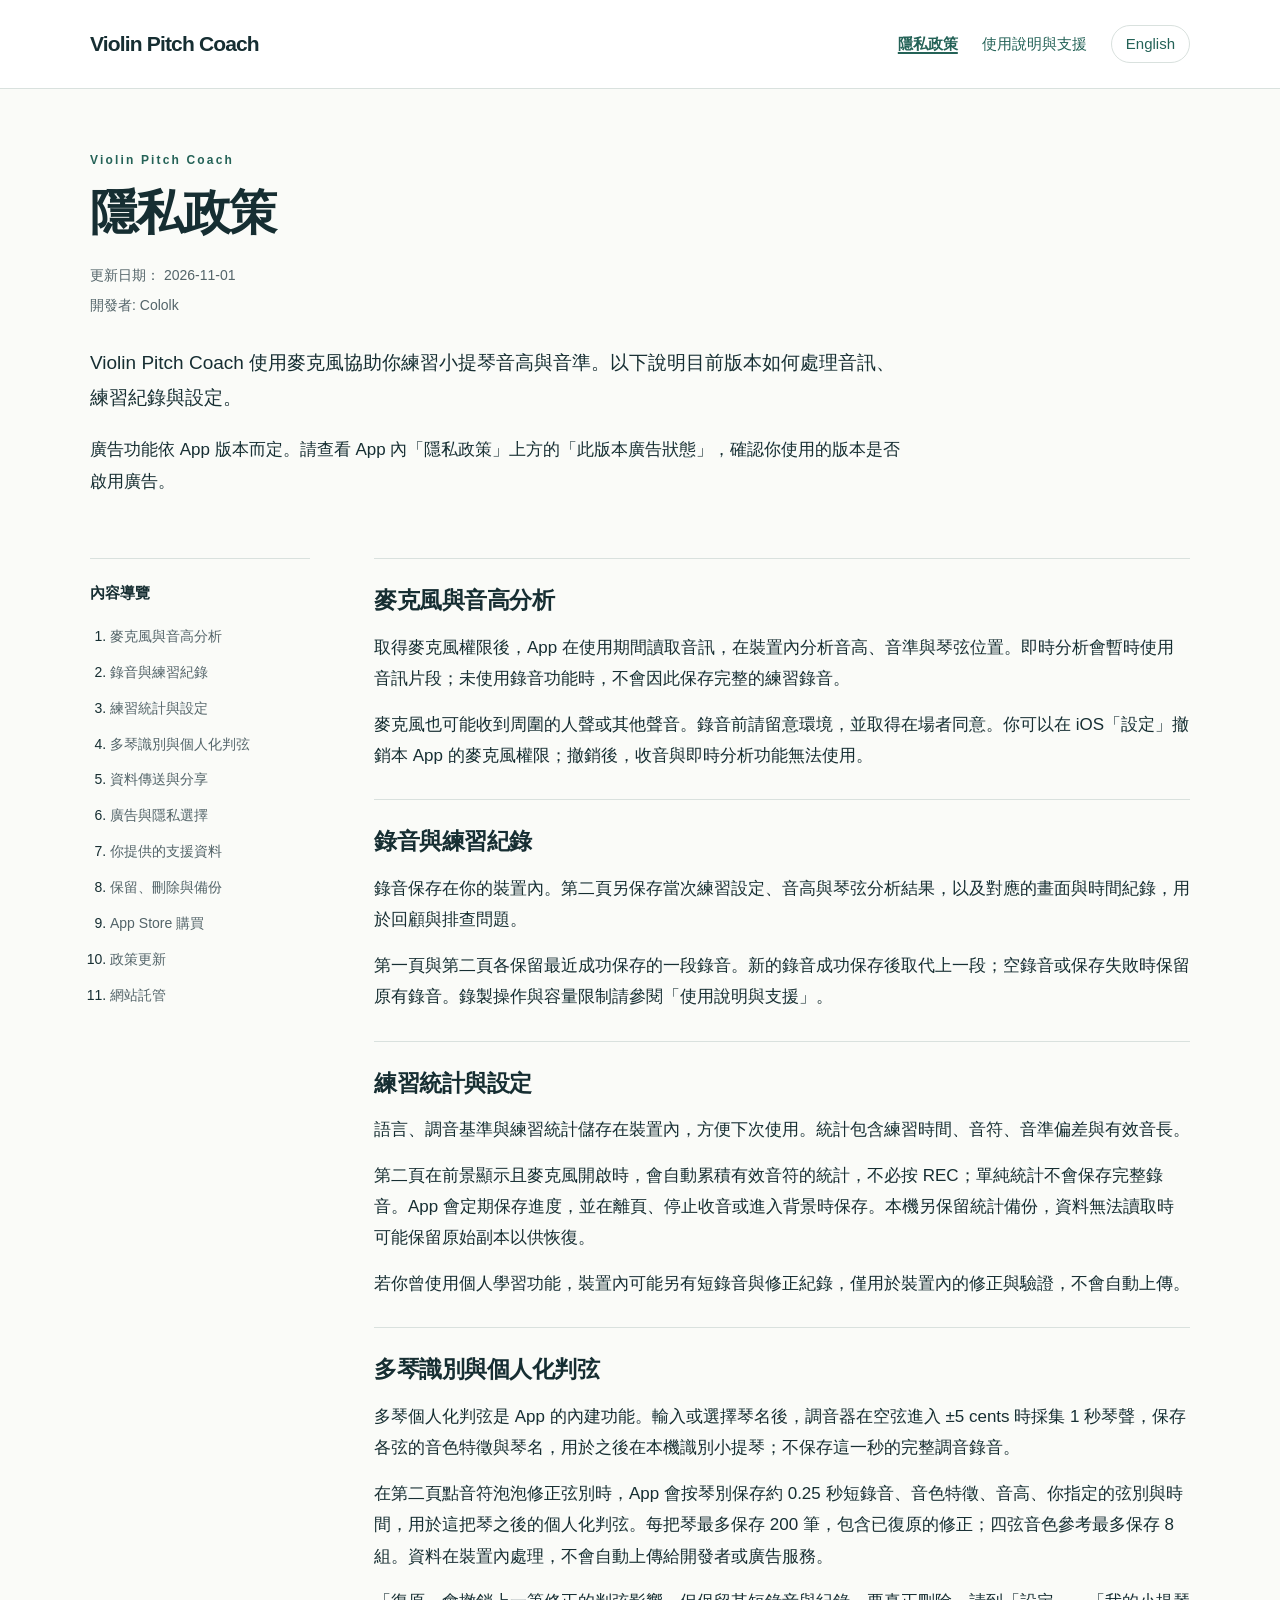
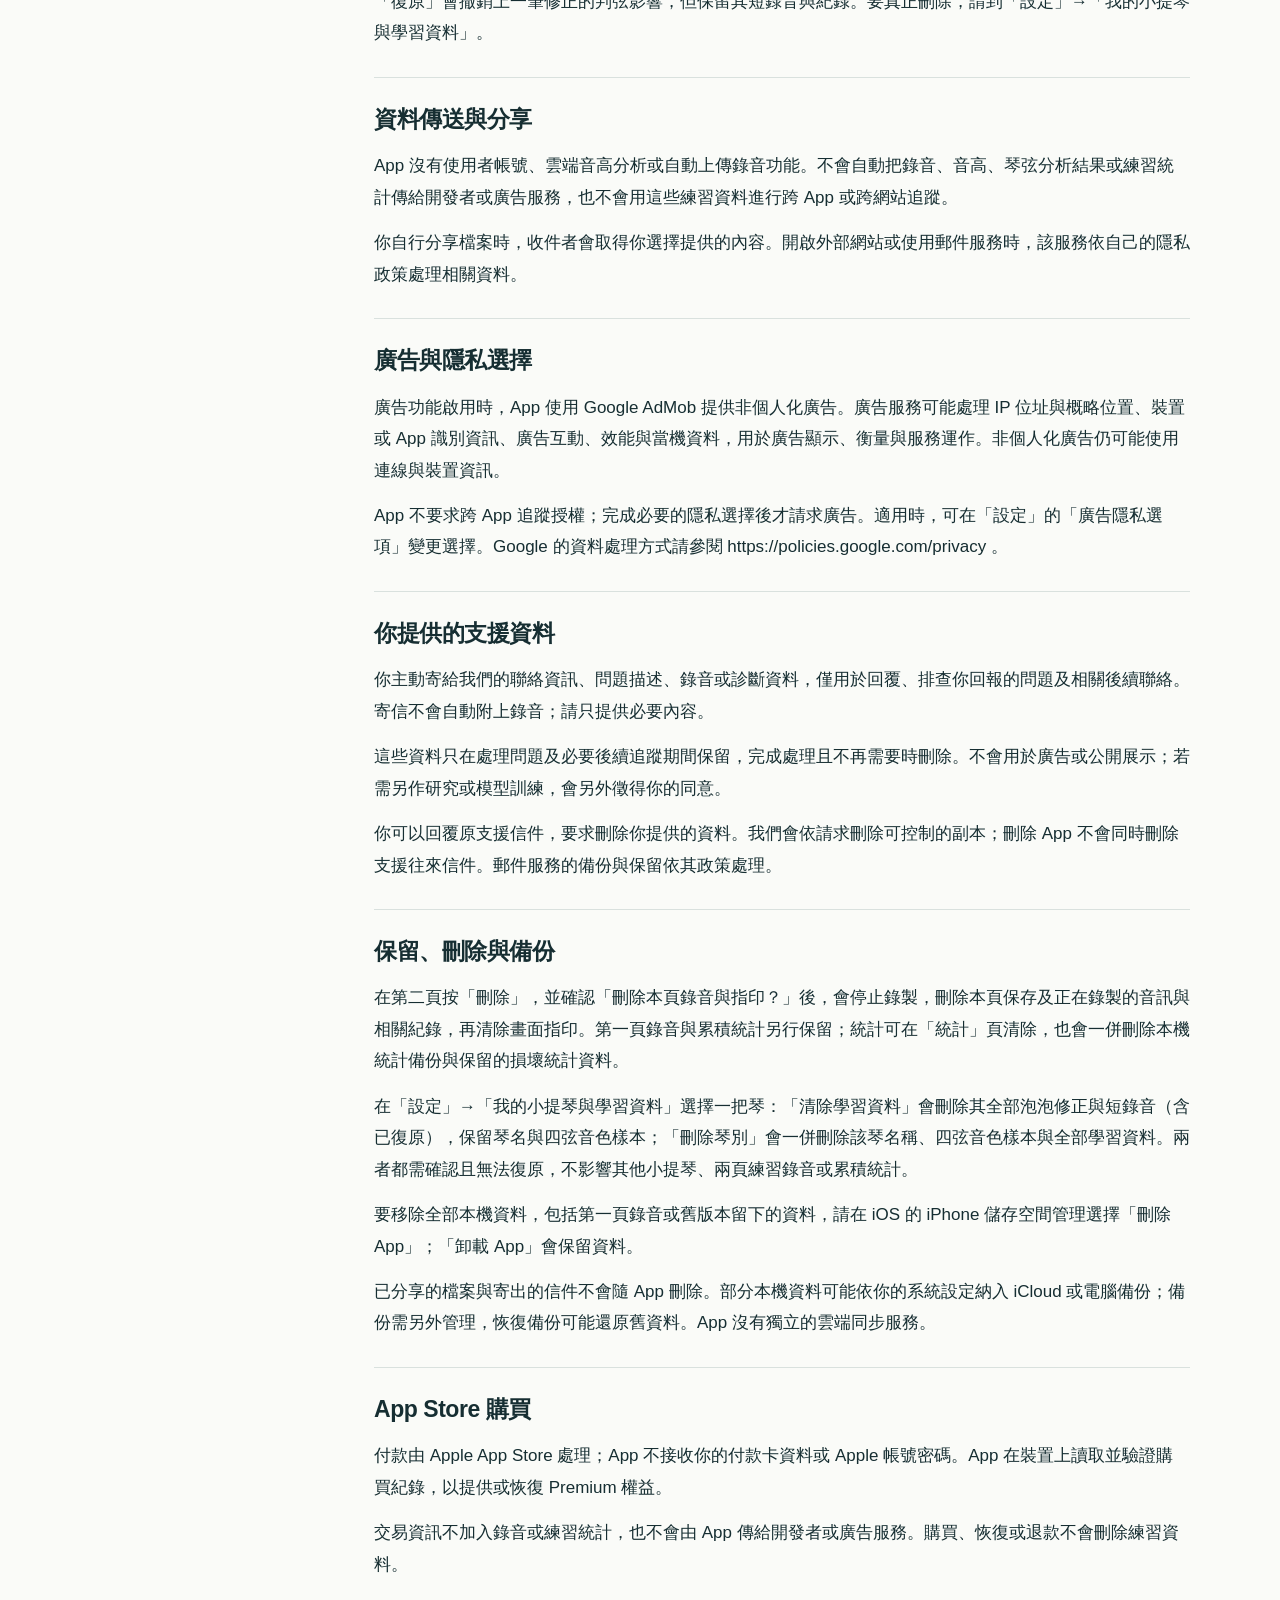
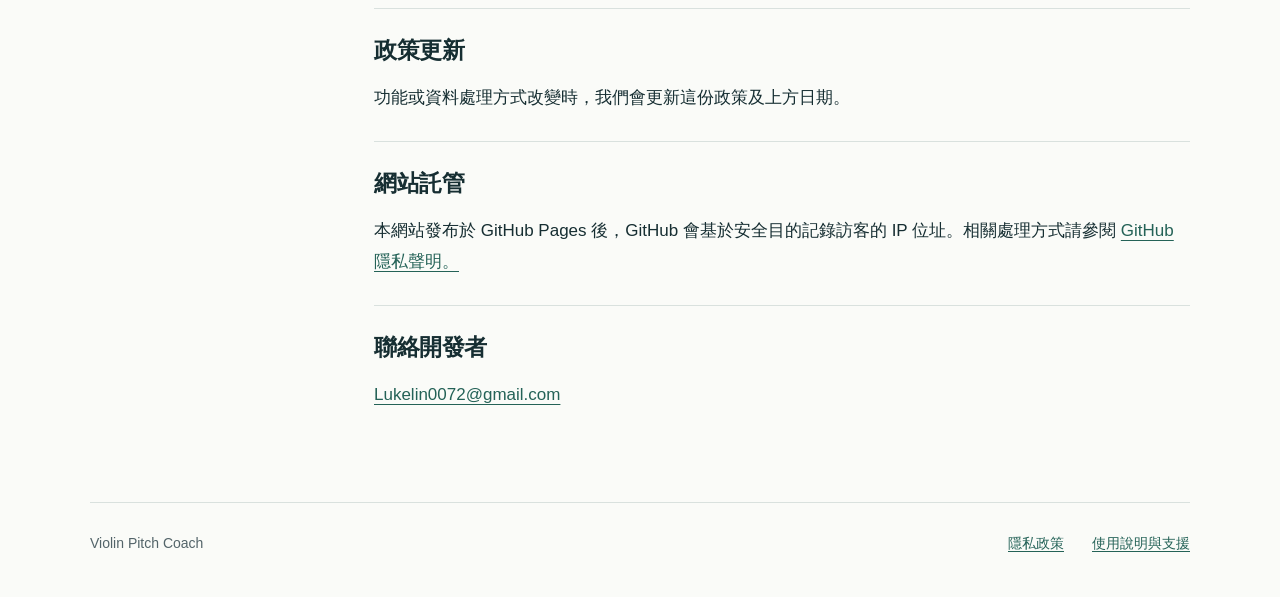
<file: public/index.html>
<!doctype html>
<html lang="zh-Hant"><head><meta charset="utf-8">
<meta name="viewport" content="width=device-width, initial-scale=1">
<meta http-equiv="refresh" content="0; url=privacy.html">
<meta name="robots" content="noindex"><title>Violin Pitch Coach 隱私政策</title></head>
<body><p><a href="privacy.html">隱私政策</a> · <a href="privacy-en.html" lang="en">Privacy policy</a></p></body></html>
</file>
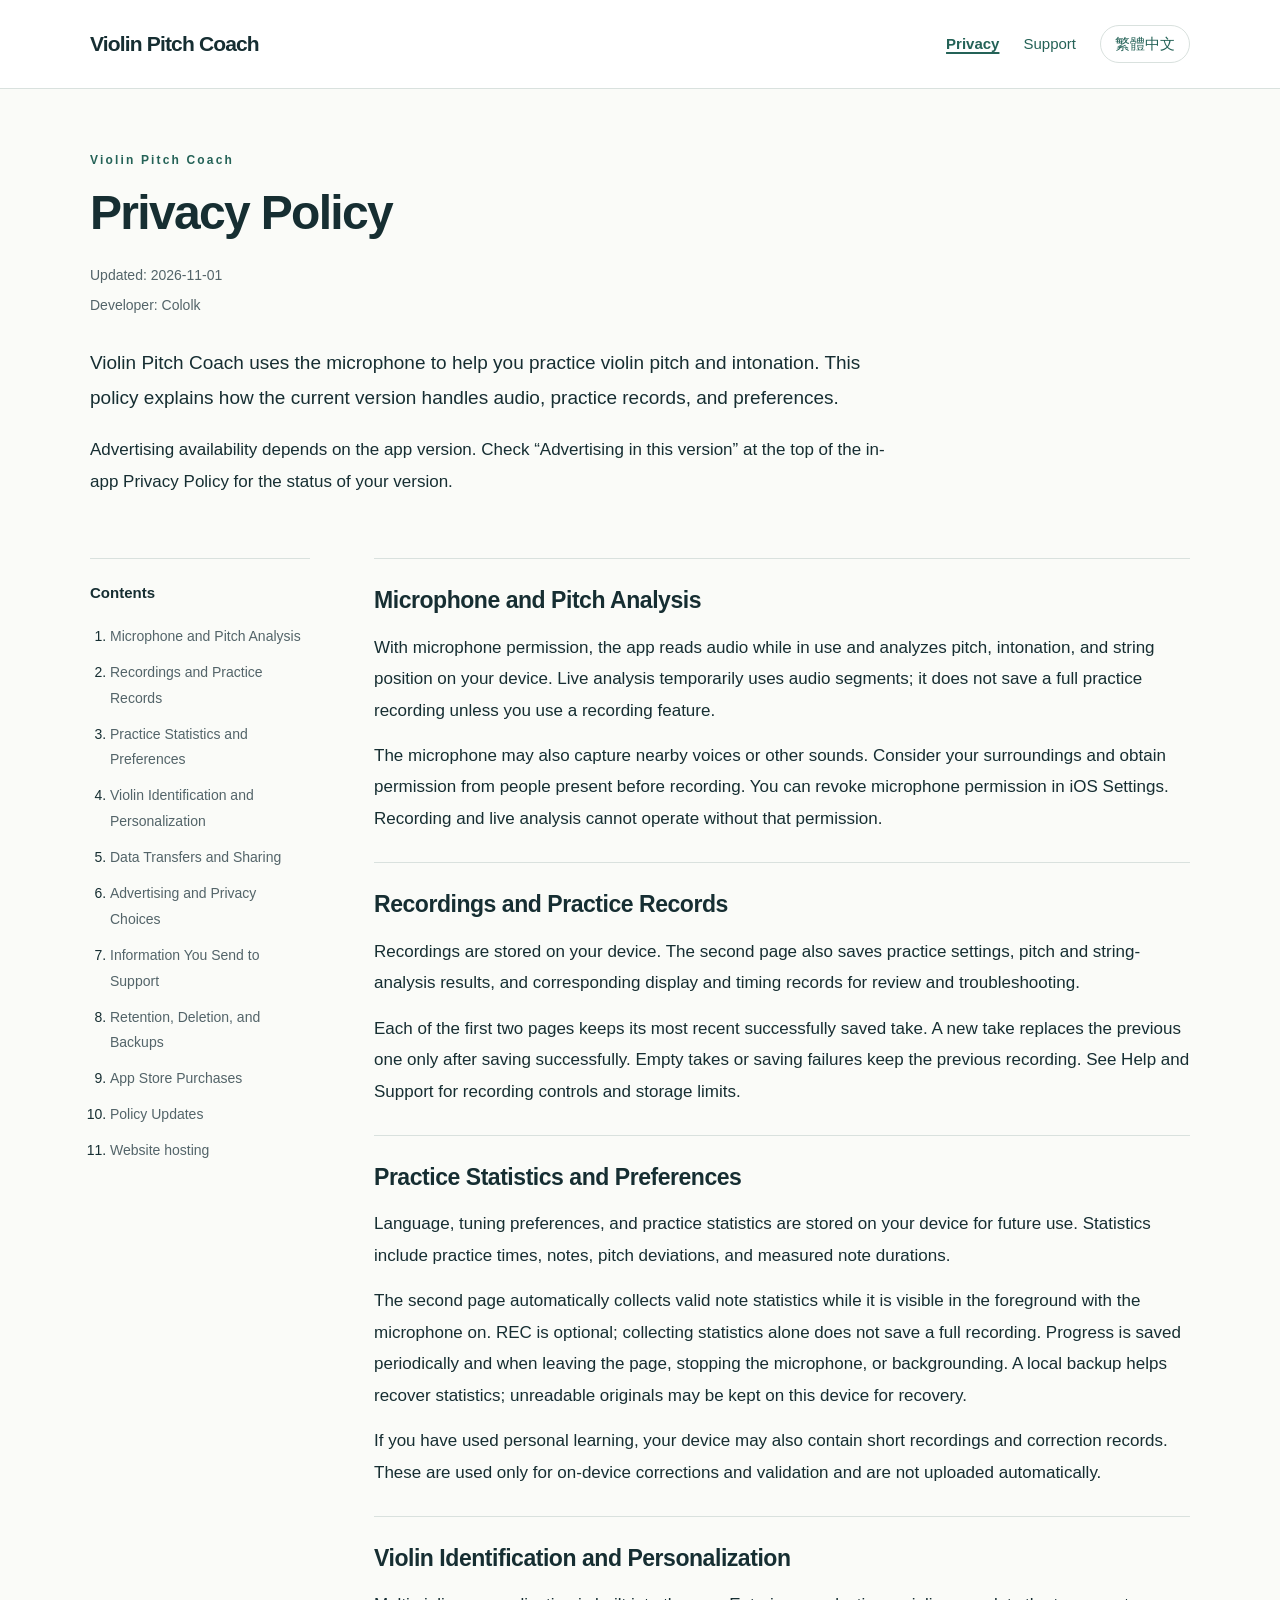
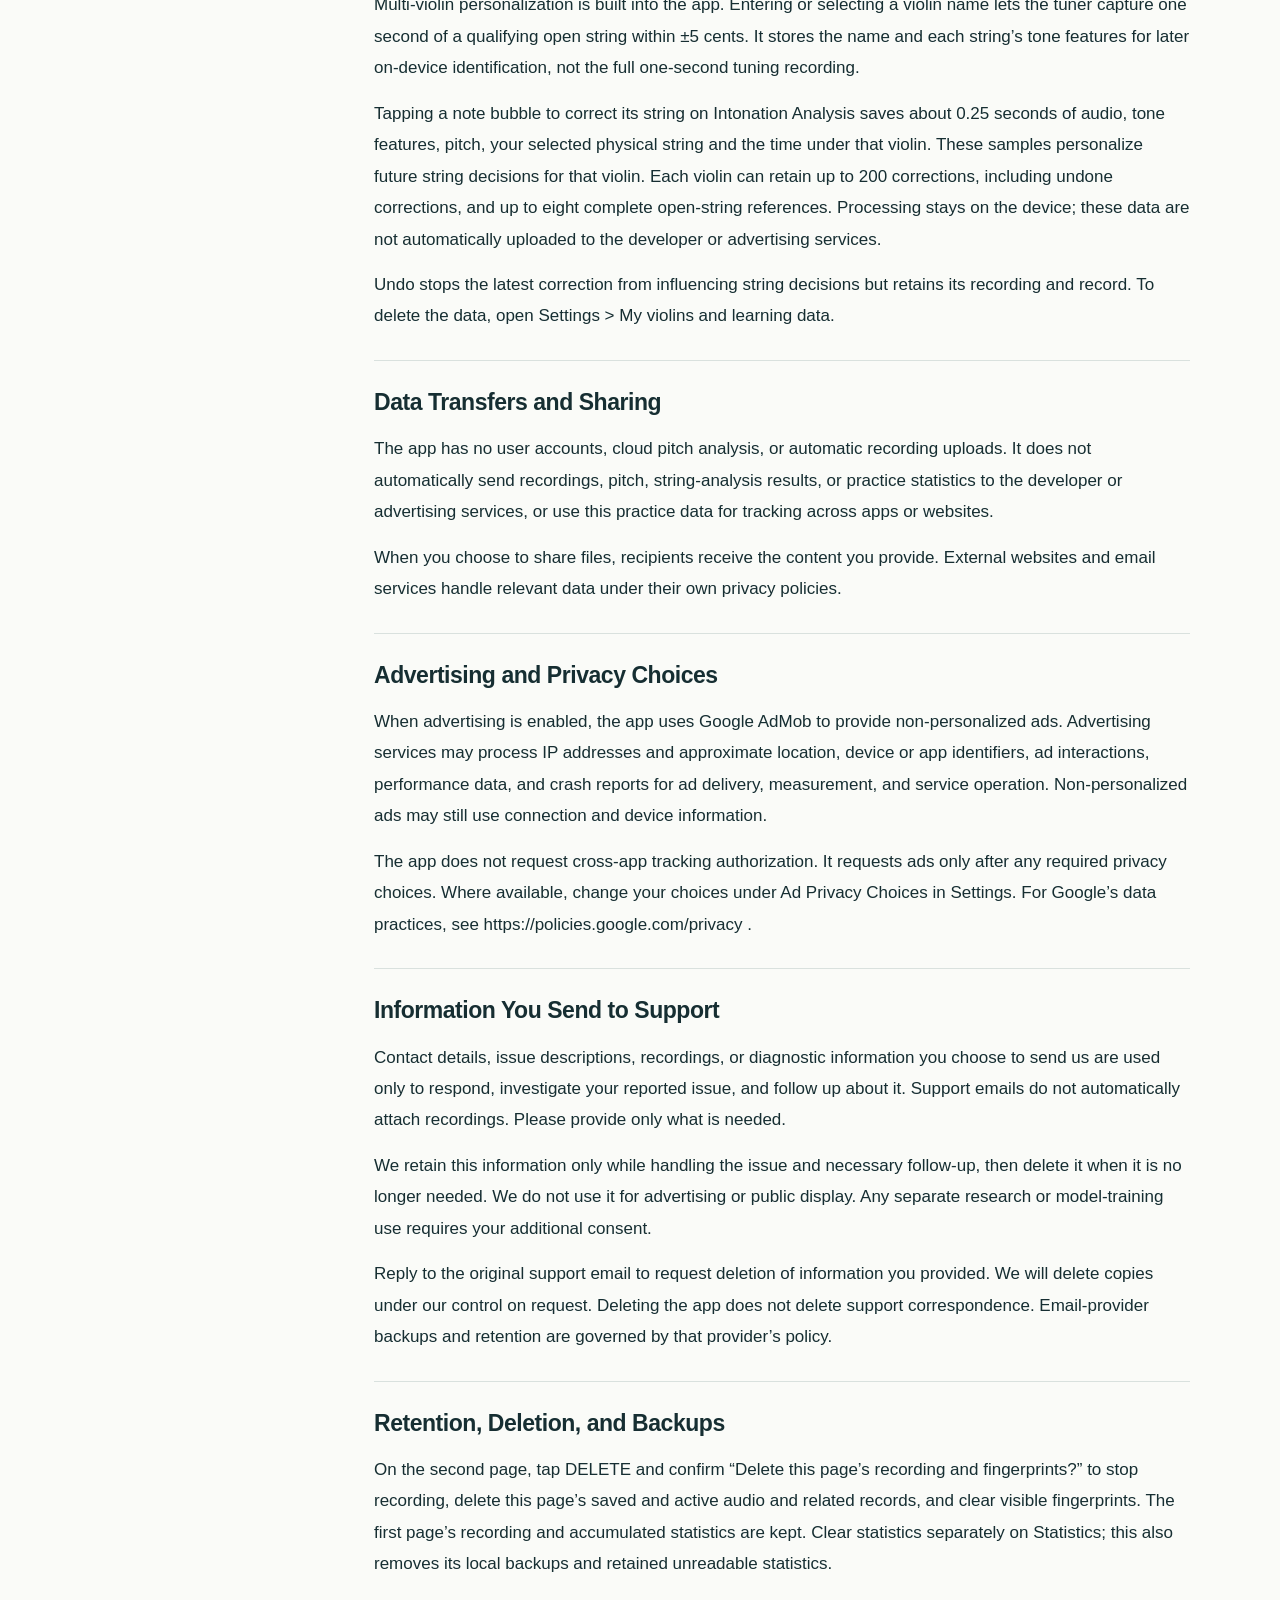
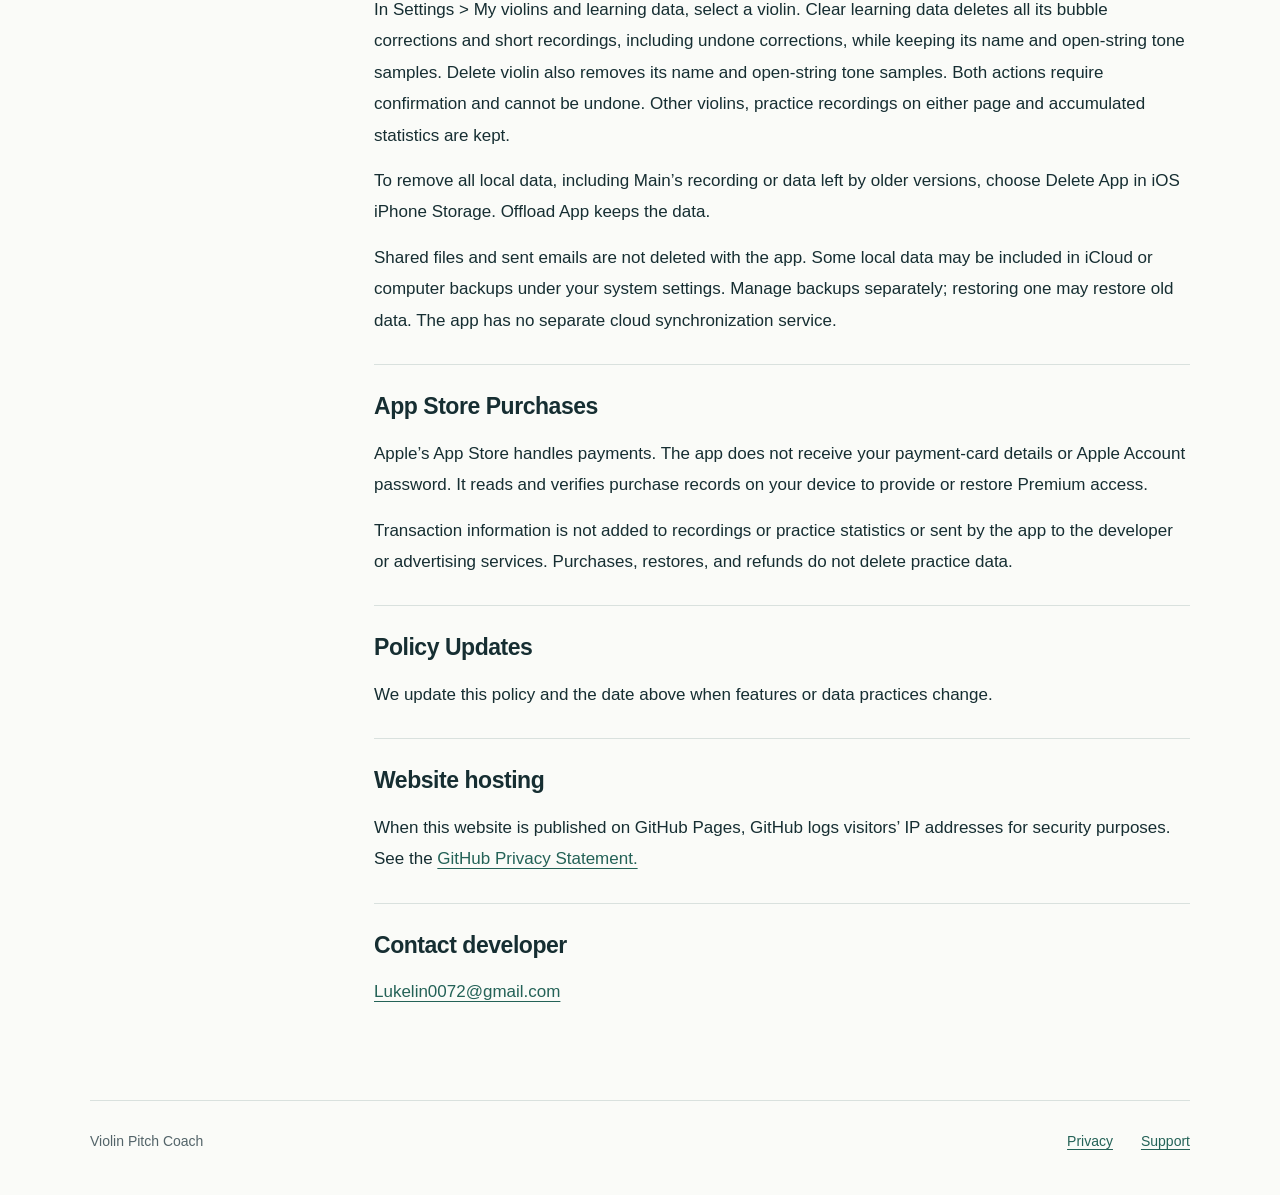
<file: public/privacy-en.html>
<!doctype html>
<html lang="en">
<head>
  <meta charset="utf-8">
  <meta name="viewport" content="width=device-width, initial-scale=1">

  <meta name="description" content="Violin Pitch Coach Privacy Policy">
  <title>Privacy Policy · Violin Pitch Coach</title>
  <link rel="stylesheet" href="styles.css">
</head>
<body>
  <a class="skip-link" href="#main">Skip to content</a>
  <header class="site-header">
    <div class="header-inner">
      <span class="brand">Violin Pitch Coach</span>
      <nav aria-label="Navigation">
        <a href="privacy-en.html" aria-current="page">Privacy</a>
        <a href="support-en.html">Support</a>
        <a class="language" href="privacy.html" lang="zh-Hant">繁體中文</a>
      </nav>
    </div>
  </header>
  <main id="main" class="wrap" tabindex="-1">
    <div class="hero">
      <p class="eyebrow">Violin Pitch Coach</p>
      <h1>Privacy Policy</h1>
      <div class="meta"><p>Updated: 2026-11-01</p><p>Developer: Cololk</p></div>
      <p class="intro">Violin Pitch Coach uses the microphone to help you practice violin pitch and intonation. This policy explains how the current version handles audio, practice records, and preferences.</p>
      <p>Advertising availability depends on the app version. Check “Advertising in this version” at the top of the in-app Privacy Policy for the status of your version.</p>

    </div>
    <div class="layout">
      <aside class="contents" aria-label="Contents">
        <h2>Contents</h2><ol><li><a href="#microphone">Microphone and Pitch Analysis</a></li><li><a href="#recordings">Recordings and Practice Records</a></li><li><a href="#preferences">Practice Statistics and Preferences</a></li><li><a href="#violin-personalization">Violin Identification and Personalization</a></li><li><a href="#sharing">Data Transfers and Sharing</a></li><li><a href="#advertising">Advertising and Privacy Choices</a></li><li><a href="#support-data">Information You Send to Support</a></li><li><a href="#retention">Retention, Deletion, and Backups</a></li><li><a href="#purchases">App Store Purchases</a></li><li><a href="#changes">Policy Updates</a></li><li><a href="#website-hosting">Website hosting</a></li></ol>
      </aside>
      <article aria-label="Privacy Policy"><section id="microphone"><h2>Microphone and Pitch Analysis</h2><p>With microphone permission, the app reads audio while in use and analyzes pitch, intonation, and string position on your device. Live analysis temporarily uses audio segments; it does not save a full practice recording unless you use a recording feature.</p><p>The microphone may also capture nearby voices or other sounds. Consider your surroundings and obtain permission from people present before recording. You can revoke microphone permission in iOS Settings. Recording and live analysis cannot operate without that permission.</p></section>
<section id="recordings"><h2>Recordings and Practice Records</h2><p>Recordings are stored on your device. The second page also saves practice settings, pitch and string-analysis results, and corresponding display and timing records for review and troubleshooting.</p><p>Each of the first two pages keeps its most recent successfully saved take. A new take replaces the previous one only after saving successfully. Empty takes or saving failures keep the previous recording. See Help and Support for recording controls and storage limits.</p></section>
<section id="preferences"><h2>Practice Statistics and Preferences</h2><p>Language, tuning preferences, and practice statistics are stored on your device for future use. Statistics include practice times, notes, pitch deviations, and measured note durations.</p><p>The second page automatically collects valid note statistics while it is visible in the foreground with the microphone on. REC is optional; collecting statistics alone does not save a full recording. Progress is saved periodically and when leaving the page, stopping the microphone, or backgrounding. A local backup helps recover statistics; unreadable originals may be kept on this device for recovery.</p><p>If you have used personal learning, your device may also contain short recordings and correction records. These are used only for on-device corrections and validation and are not uploaded automatically.</p></section>
<section id="violin-personalization"><h2>Violin Identification and Personalization</h2><p>Multi-violin personalization is built into the app. Entering or selecting a violin name lets the tuner capture one second of a qualifying open string within ±5 cents. It stores the name and each string’s tone features for later on-device identification, not the full one-second tuning recording.</p><p>Tapping a note bubble to correct its string on Intonation Analysis saves about 0.25 seconds of audio, tone features, pitch, your selected physical string and the time under that violin. These samples personalize future string decisions for that violin. Each violin can retain up to 200 corrections, including undone corrections, and up to eight complete open-string references. Processing stays on the device; these data are not automatically uploaded to the developer or advertising services.</p><p>Undo stops the latest correction from influencing string decisions but retains its recording and record. To delete the data, open Settings &gt; My violins and learning data.</p></section>
<section id="sharing"><h2>Data Transfers and Sharing</h2><p>The app has no user accounts, cloud pitch analysis, or automatic recording uploads. It does not automatically send recordings, pitch, string-analysis results, or practice statistics to the developer or advertising services, or use this practice data for tracking across apps or websites.</p><p>When you choose to share files, recipients receive the content you provide. External websites and email services handle relevant data under their own privacy policies.</p></section>
<section id="advertising"><h2>Advertising and Privacy Choices</h2><p>When advertising is enabled, the app uses Google AdMob to provide non-personalized ads. Advertising services may process IP addresses and approximate location, device or app identifiers, ad interactions, performance data, and crash reports for ad delivery, measurement, and service operation. Non-personalized ads may still use connection and device information.</p><p>The app does not request cross-app tracking authorization. It requests ads only after any required privacy choices. Where available, change your choices under Ad Privacy Choices in Settings. For Google’s data practices, see https://policies.google.com/privacy .</p></section>
<section id="support-data"><h2>Information You Send to Support</h2><p>Contact details, issue descriptions, recordings, or diagnostic information you choose to send us are used only to respond, investigate your reported issue, and follow up about it. Support emails do not automatically attach recordings. Please provide only what is needed.</p><p>We retain this information only while handling the issue and necessary follow-up, then delete it when it is no longer needed. We do not use it for advertising or public display. Any separate research or model-training use requires your additional consent.</p><p>Reply to the original support email to request deletion of information you provided. We will delete copies under our control on request. Deleting the app does not delete support correspondence. Email-provider backups and retention are governed by that provider’s policy.</p></section>
<section id="retention"><h2>Retention, Deletion, and Backups</h2><p>On the second page, tap DELETE and confirm “Delete this page’s recording and fingerprints?” to stop recording, delete this page’s saved and active audio and related records, and clear visible fingerprints. The first page’s recording and accumulated statistics are kept. Clear statistics separately on Statistics; this also removes its local backups and retained unreadable statistics.</p><p>In Settings &gt; My violins and learning data, select a violin. Clear learning data deletes all its bubble corrections and short recordings, including undone corrections, while keeping its name and open-string tone samples. Delete violin also removes its name and open-string tone samples. Both actions require confirmation and cannot be undone. Other violins, practice recordings on either page and accumulated statistics are kept.</p><p>To remove all local data, including Main’s recording or data left by older versions, choose Delete App in iOS iPhone Storage. Offload App keeps the data.</p><p>Shared files and sent emails are not deleted with the app. Some local data may be included in iCloud or computer backups under your system settings. Manage backups separately; restoring one may restore old data. The app has no separate cloud synchronization service.</p></section>
<section id="purchases"><h2>App Store Purchases</h2><p>Apple’s App Store handles payments. The app does not receive your payment-card details or Apple Account password. It reads and verifies purchase records on your device to provide or restore Premium access.</p><p>Transaction information is not added to recordings or practice statistics or sent by the app to the developer or advertising services. Purchases, restores, and refunds do not delete practice data.</p></section>
<section id="changes"><h2>Policy Updates</h2><p>We update this policy and the date above when features or data practices change.</p></section>
<section id="website-hosting"><h2>Website hosting</h2><p>When this website is published on GitHub Pages, GitHub logs visitors’ IP addresses for security purposes. See the <a href="https://docs.github.com/en/site-policy/privacy-policies/github-general-privacy-statement">GitHub Privacy Statement.</a></p></section><section id="email"><h2>Contact developer</h2><p><a href="mailto:Lukelin0072@gmail.com?subject=Violin+Pitch+Coach+Support">Lukelin0072@gmail.com</a></p></section></article>
    </div>
  </main>
  <footer class="wrap"><span>Violin Pitch Coach</span><a href="privacy-en.html">Privacy</a><a href="support-en.html">Support</a></footer>
</body>
</html>
</file>
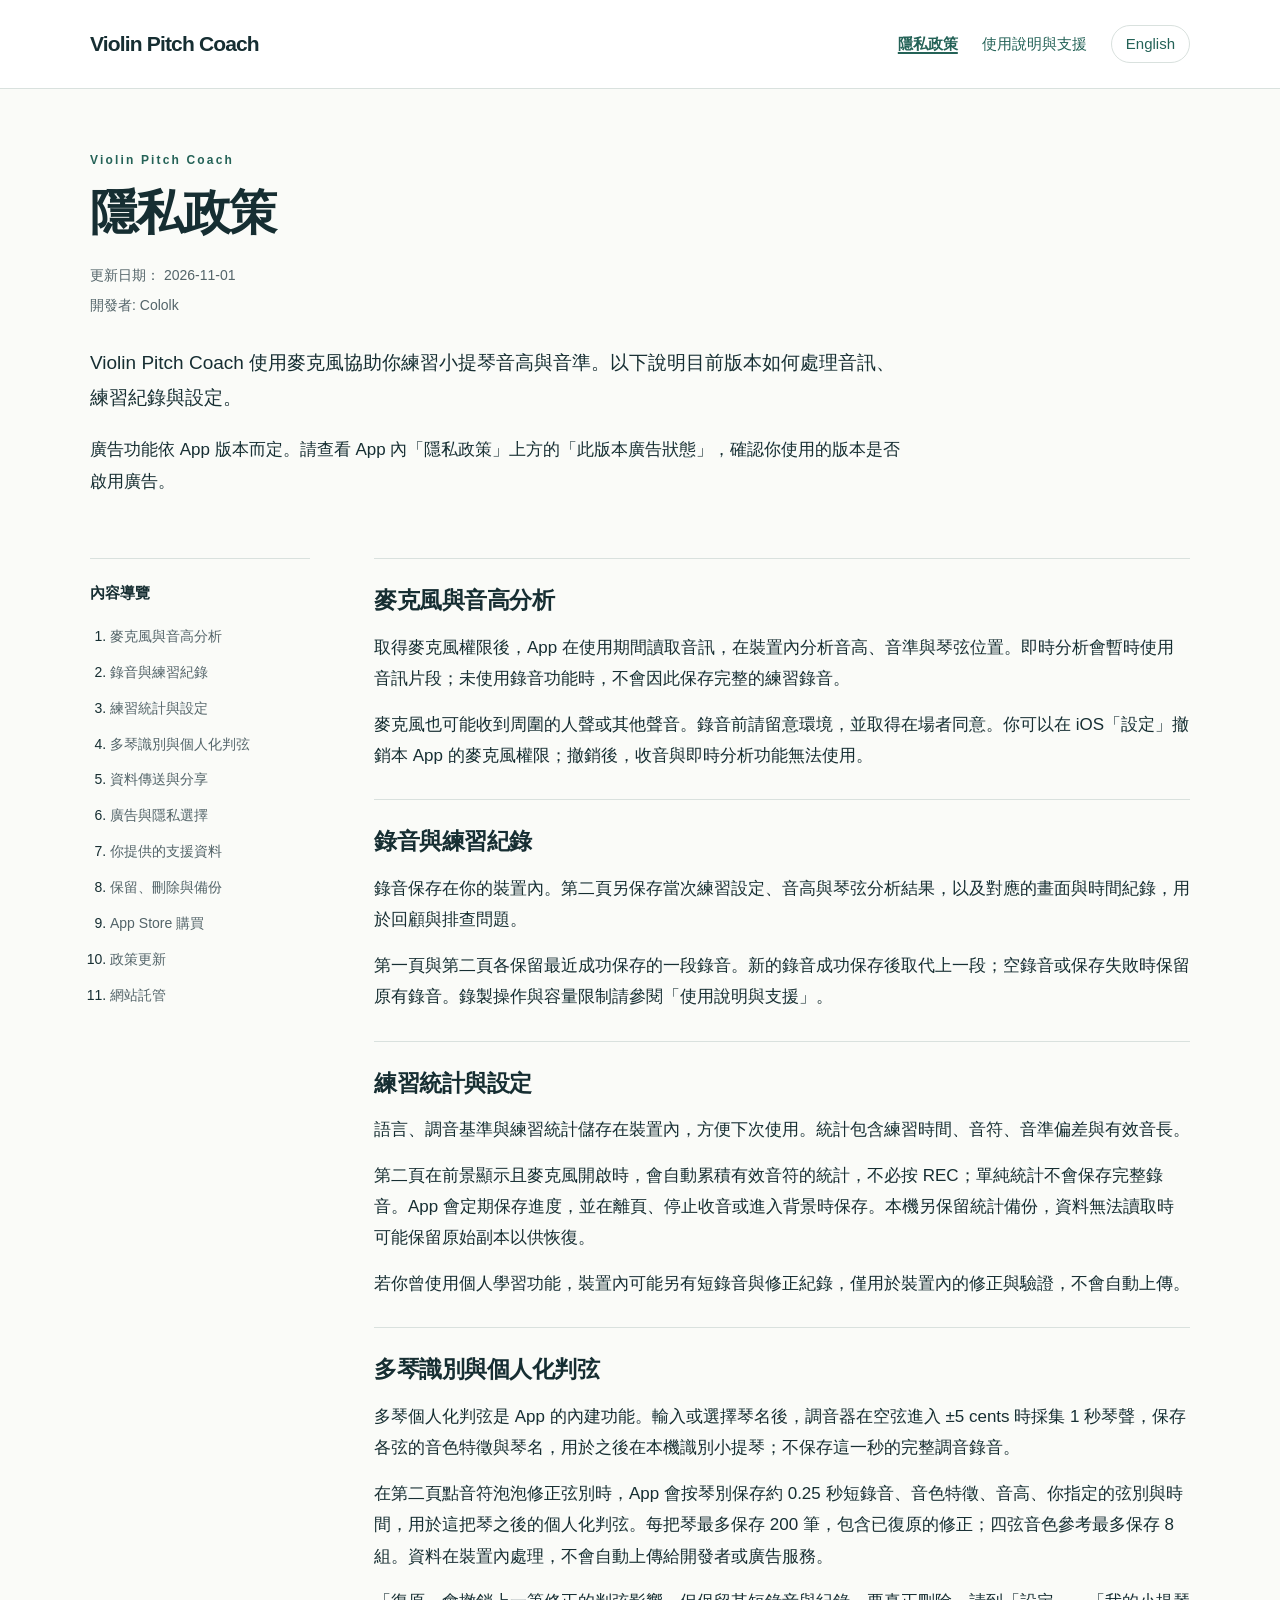
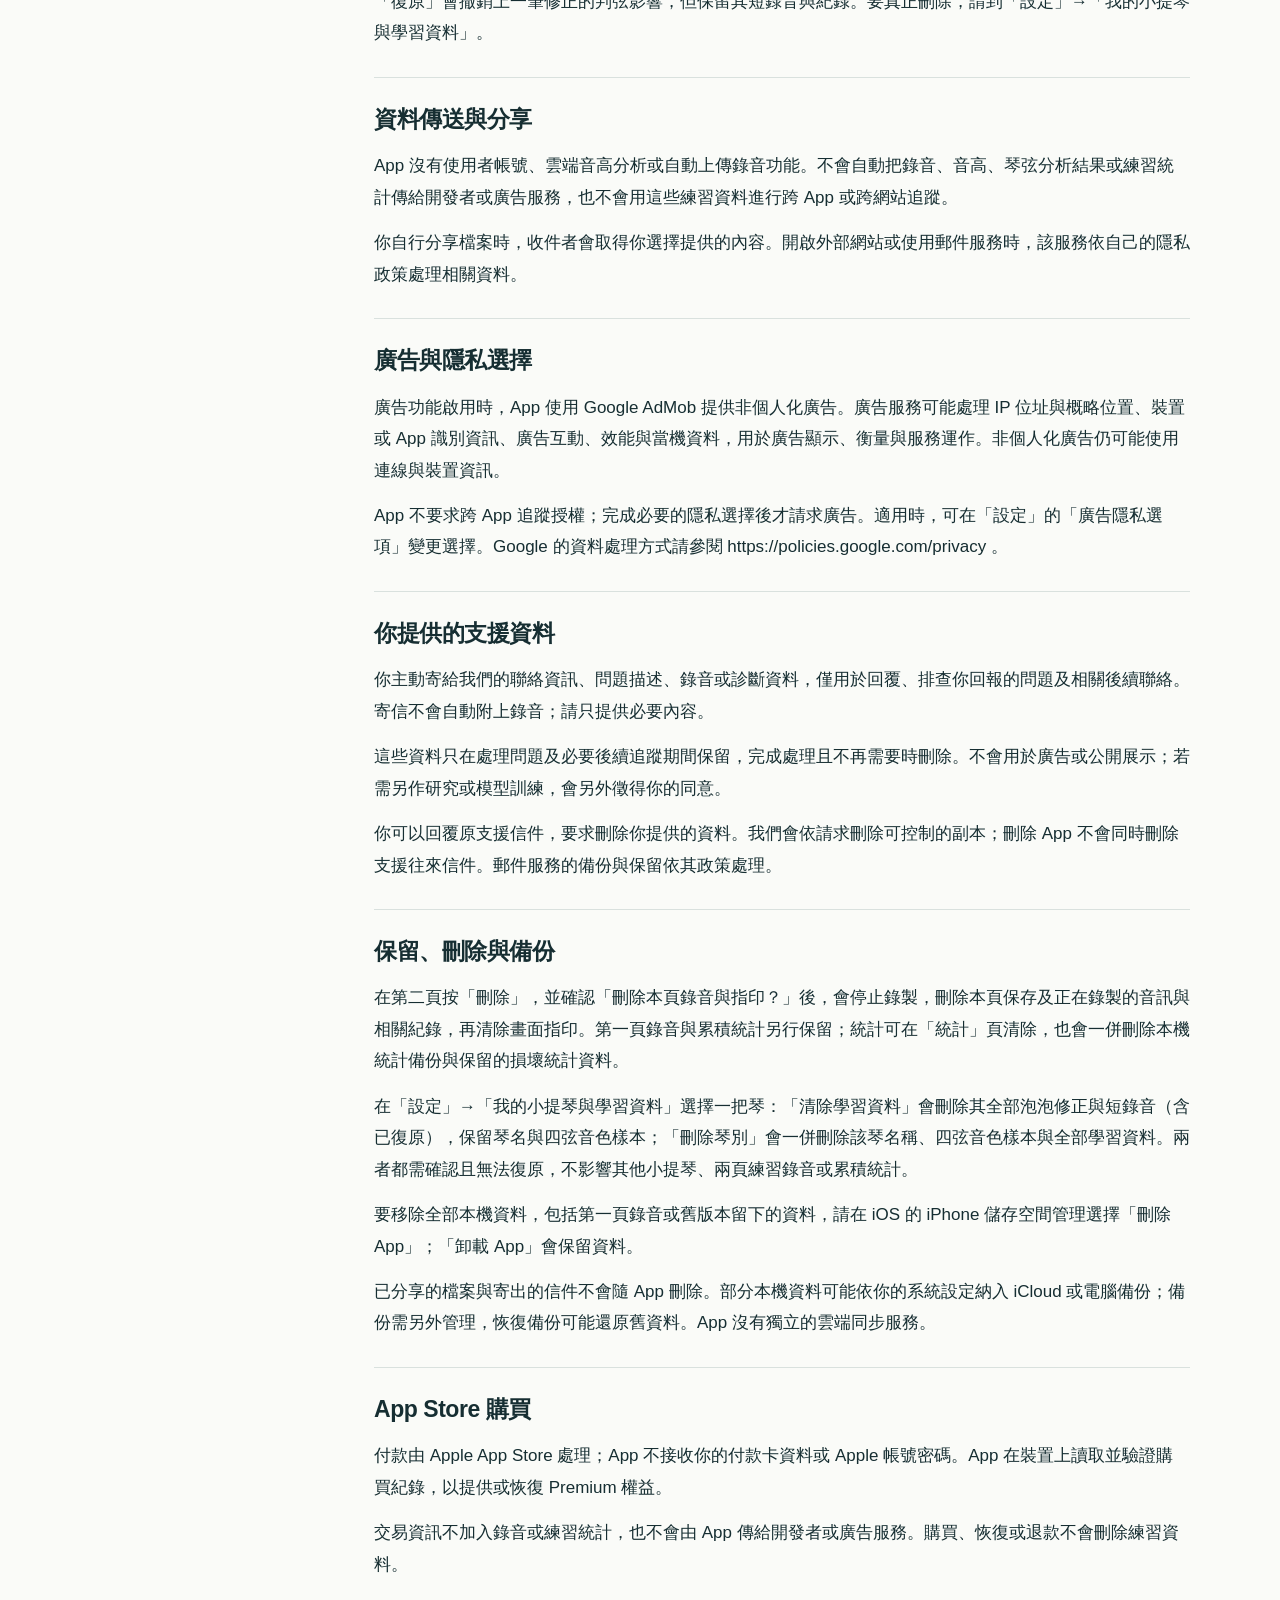
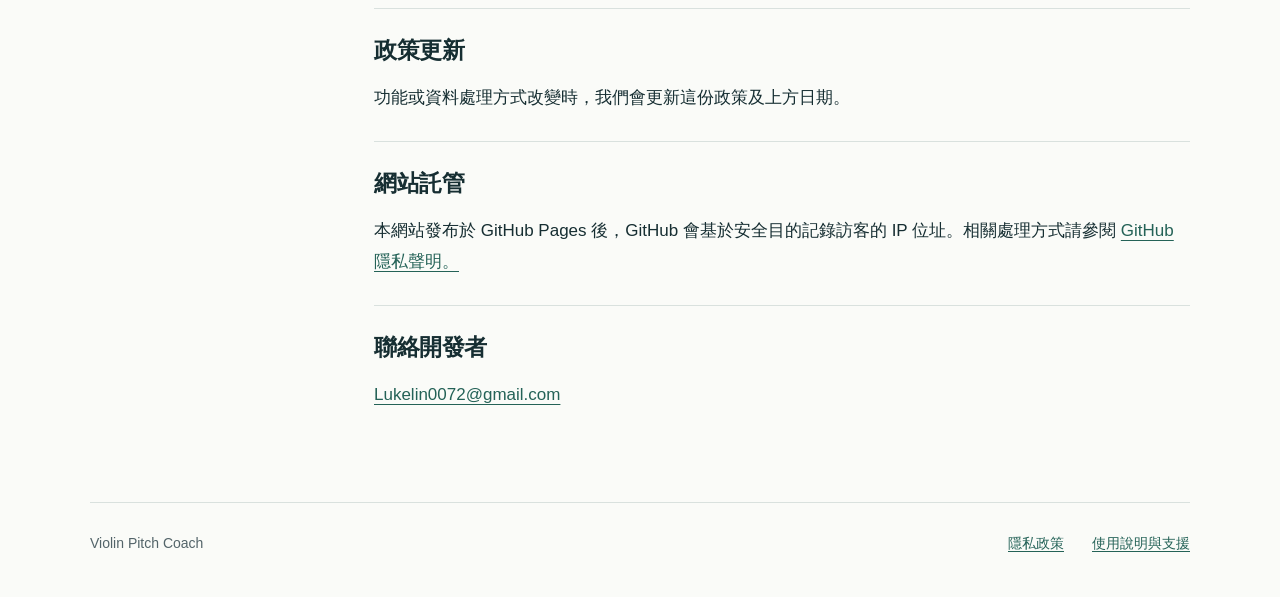
<file: public/privacy.html>
<!doctype html>
<html lang="zh-Hant">
<head>
  <meta charset="utf-8">
  <meta name="viewport" content="width=device-width, initial-scale=1">

  <meta name="description" content="Violin Pitch Coach 隱私政策">
  <title>隱私政策 · Violin Pitch Coach</title>
  <link rel="stylesheet" href="styles.css">
</head>
<body>
  <a class="skip-link" href="#main">跳至主要內容</a>
  <header class="site-header">
    <div class="header-inner">
      <span class="brand">Violin Pitch Coach</span>
      <nav aria-label="主要導覽">
        <a href="privacy.html" aria-current="page">隱私政策</a>
        <a href="support.html">使用說明與支援</a>
        <a class="language" href="privacy-en.html" lang="en">English</a>
      </nav>
    </div>
  </header>
  <main id="main" class="wrap" tabindex="-1">
    <div class="hero">
      <p class="eyebrow">Violin Pitch Coach</p>
      <h1>隱私政策</h1>
      <div class="meta"><p>更新日期： 2026-11-01</p><p>開發者: Cololk</p></div>
      <p class="intro">Violin Pitch Coach 使用麥克風協助你練習小提琴音高與音準。以下說明目前版本如何處理音訊、練習紀錄與設定。</p>
      <p>廣告功能依 App 版本而定。請查看 App 內「隱私政策」上方的「此版本廣告狀態」，確認你使用的版本是否啟用廣告。</p>

    </div>
    <div class="layout">
      <aside class="contents" aria-label="內容導覽">
        <h2>內容導覽</h2><ol><li><a href="#microphone">麥克風與音高分析</a></li><li><a href="#recordings">錄音與練習紀錄</a></li><li><a href="#preferences">練習統計與設定</a></li><li><a href="#violin-personalization">多琴識別與個人化判弦</a></li><li><a href="#sharing">資料傳送與分享</a></li><li><a href="#advertising">廣告與隱私選擇</a></li><li><a href="#support-data">你提供的支援資料</a></li><li><a href="#retention">保留、刪除與備份</a></li><li><a href="#purchases">App Store 購買</a></li><li><a href="#changes">政策更新</a></li><li><a href="#website-hosting">網站託管</a></li></ol>
      </aside>
      <article aria-label="隱私政策"><section id="microphone"><h2>麥克風與音高分析</h2><p>取得麥克風權限後，App 在使用期間讀取音訊，在裝置內分析音高、音準與琴弦位置。即時分析會暫時使用音訊片段；未使用錄音功能時，不會因此保存完整的練習錄音。</p><p>麥克風也可能收到周圍的人聲或其他聲音。錄音前請留意環境，並取得在場者同意。你可以在 iOS「設定」撤銷本 App 的麥克風權限；撤銷後，收音與即時分析功能無法使用。</p></section>
<section id="recordings"><h2>錄音與練習紀錄</h2><p>錄音保存在你的裝置內。第二頁另保存當次練習設定、音高與琴弦分析結果，以及對應的畫面與時間紀錄，用於回顧與排查問題。</p><p>第一頁與第二頁各保留最近成功保存的一段錄音。新的錄音成功保存後取代上一段；空錄音或保存失敗時保留原有錄音。錄製操作與容量限制請參閱「使用說明與支援」。</p></section>
<section id="preferences"><h2>練習統計與設定</h2><p>語言、調音基準與練習統計儲存在裝置內，方便下次使用。統計包含練習時間、音符、音準偏差與有效音長。</p><p>第二頁在前景顯示且麥克風開啟時，會自動累積有效音符的統計，不必按 REC；單純統計不會保存完整錄音。App 會定期保存進度，並在離頁、停止收音或進入背景時保存。本機另保留統計備份，資料無法讀取時可能保留原始副本以供恢復。</p><p>若你曾使用個人學習功能，裝置內可能另有短錄音與修正紀錄，僅用於裝置內的修正與驗證，不會自動上傳。</p></section>
<section id="violin-personalization"><h2>多琴識別與個人化判弦</h2><p>多琴個人化判弦是 App 的內建功能。輸入或選擇琴名後，調音器在空弦進入 ±5 cents 時採集 1 秒琴聲，保存各弦的音色特徵與琴名，用於之後在本機識別小提琴；不保存這一秒的完整調音錄音。</p><p>在第二頁點音符泡泡修正弦別時，App 會按琴別保存約 0.25 秒短錄音、音色特徵、音高、你指定的弦別與時間，用於這把琴之後的個人化判弦。每把琴最多保存 200 筆，包含已復原的修正；四弦音色參考最多保存 8 組。資料在裝置內處理，不會自動上傳給開發者或廣告服務。</p><p>「復原」會撤銷上一筆修正的判弦影響，但保留其短錄音與紀錄。要真正刪除，請到「設定」→「我的小提琴與學習資料」。</p></section>
<section id="sharing"><h2>資料傳送與分享</h2><p>App 沒有使用者帳號、雲端音高分析或自動上傳錄音功能。不會自動把錄音、音高、琴弦分析結果或練習統計傳給開發者或廣告服務，也不會用這些練習資料進行跨 App 或跨網站追蹤。</p><p>你自行分享檔案時，收件者會取得你選擇提供的內容。開啟外部網站或使用郵件服務時，該服務依自己的隱私政策處理相關資料。</p></section>
<section id="advertising"><h2>廣告與隱私選擇</h2><p>廣告功能啟用時，App 使用 Google AdMob 提供非個人化廣告。廣告服務可能處理 IP 位址與概略位置、裝置或 App 識別資訊、廣告互動、效能與當機資料，用於廣告顯示、衡量與服務運作。非個人化廣告仍可能使用連線與裝置資訊。</p><p>App 不要求跨 App 追蹤授權；完成必要的隱私選擇後才請求廣告。適用時，可在「設定」的「廣告隱私選項」變更選擇。Google 的資料處理方式請參閱 https://policies.google.com/privacy 。</p></section>
<section id="support-data"><h2>你提供的支援資料</h2><p>你主動寄給我們的聯絡資訊、問題描述、錄音或診斷資料，僅用於回覆、排查你回報的問題及相關後續聯絡。寄信不會自動附上錄音；請只提供必要內容。</p><p>這些資料只在處理問題及必要後續追蹤期間保留，完成處理且不再需要時刪除。不會用於廣告或公開展示；若需另作研究或模型訓練，會另外徵得你的同意。</p><p>你可以回覆原支援信件，要求刪除你提供的資料。我們會依請求刪除可控制的副本；刪除 App 不會同時刪除支援往來信件。郵件服務的備份與保留依其政策處理。</p></section>
<section id="retention"><h2>保留、刪除與備份</h2><p>在第二頁按「刪除」，並確認「刪除本頁錄音與指印？」後，會停止錄製，刪除本頁保存及正在錄製的音訊與相關紀錄，再清除畫面指印。第一頁錄音與累積統計另行保留；統計可在「統計」頁清除，也會一併刪除本機統計備份與保留的損壞統計資料。</p><p>在「設定」→「我的小提琴與學習資料」選擇一把琴：「清除學習資料」會刪除其全部泡泡修正與短錄音（含已復原），保留琴名與四弦音色樣本；「刪除琴別」會一併刪除該琴名稱、四弦音色樣本與全部學習資料。兩者都需確認且無法復原，不影響其他小提琴、兩頁練習錄音或累積統計。</p><p>要移除全部本機資料，包括第一頁錄音或舊版本留下的資料，請在 iOS 的 iPhone 儲存空間管理選擇「刪除 App」；「卸載 App」會保留資料。</p><p>已分享的檔案與寄出的信件不會隨 App 刪除。部分本機資料可能依你的系統設定納入 iCloud 或電腦備份；備份需另外管理，恢復備份可能還原舊資料。App 沒有獨立的雲端同步服務。</p></section>
<section id="purchases"><h2>App Store 購買</h2><p>付款由 Apple App Store 處理；App 不接收你的付款卡資料或 Apple 帳號密碼。App 在裝置上讀取並驗證購買紀錄，以提供或恢復 Premium 權益。</p><p>交易資訊不加入錄音或練習統計，也不會由 App 傳給開發者或廣告服務。購買、恢復或退款不會刪除練習資料。</p></section>
<section id="changes"><h2>政策更新</h2><p>功能或資料處理方式改變時，我們會更新這份政策及上方日期。</p></section>
<section id="website-hosting"><h2>網站託管</h2><p>本網站發布於 GitHub Pages 後，GitHub 會基於安全目的記錄訪客的 IP 位址。相關處理方式請參閱 <a href="https://docs.github.com/en/site-policy/privacy-policies/github-general-privacy-statement">GitHub 隱私聲明。</a></p></section><section id="email"><h2>聯絡開發者</h2><p><a href="mailto:Lukelin0072@gmail.com?subject=Violin+Pitch+Coach+Support">Lukelin0072@gmail.com</a></p></section></article>
    </div>
  </main>
  <footer class="wrap"><span>Violin Pitch Coach</span><a href="privacy.html">隱私政策</a><a href="support.html">使用說明與支援</a></footer>
</body>
</html>
</file>
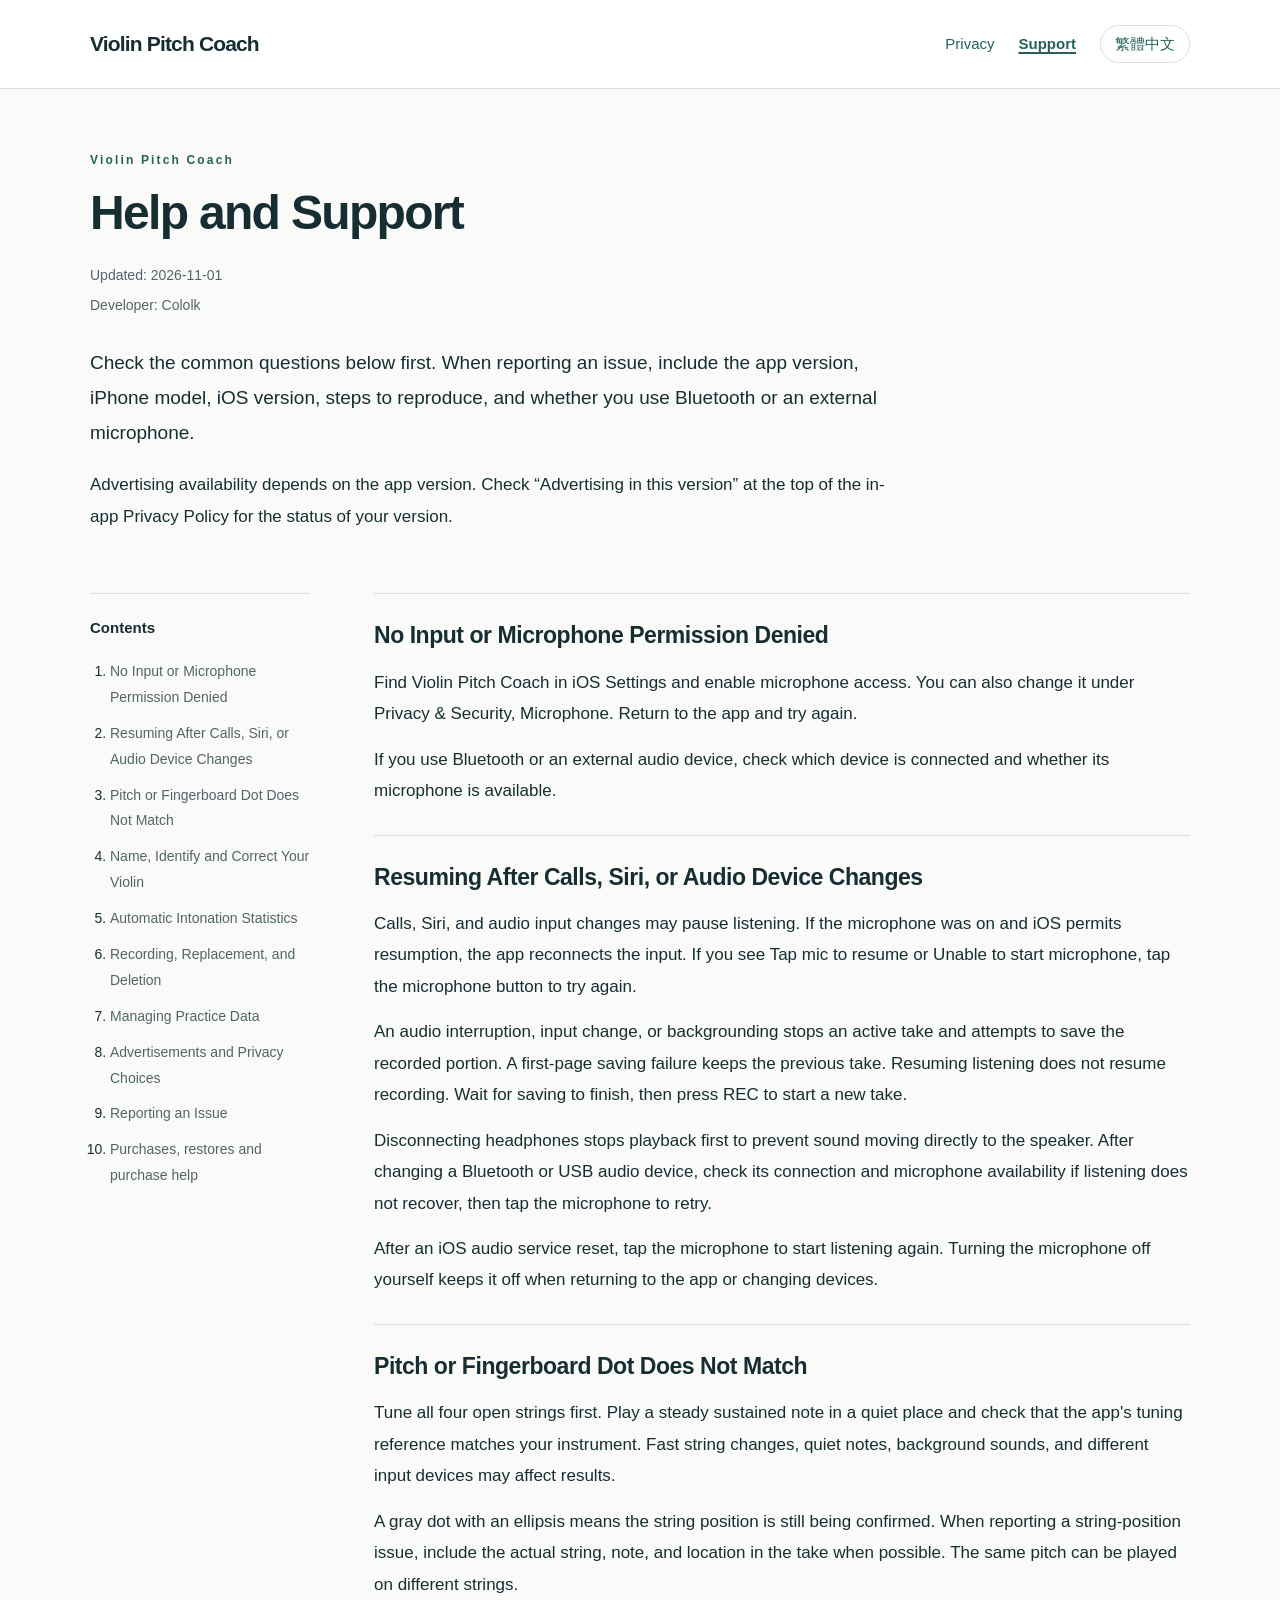
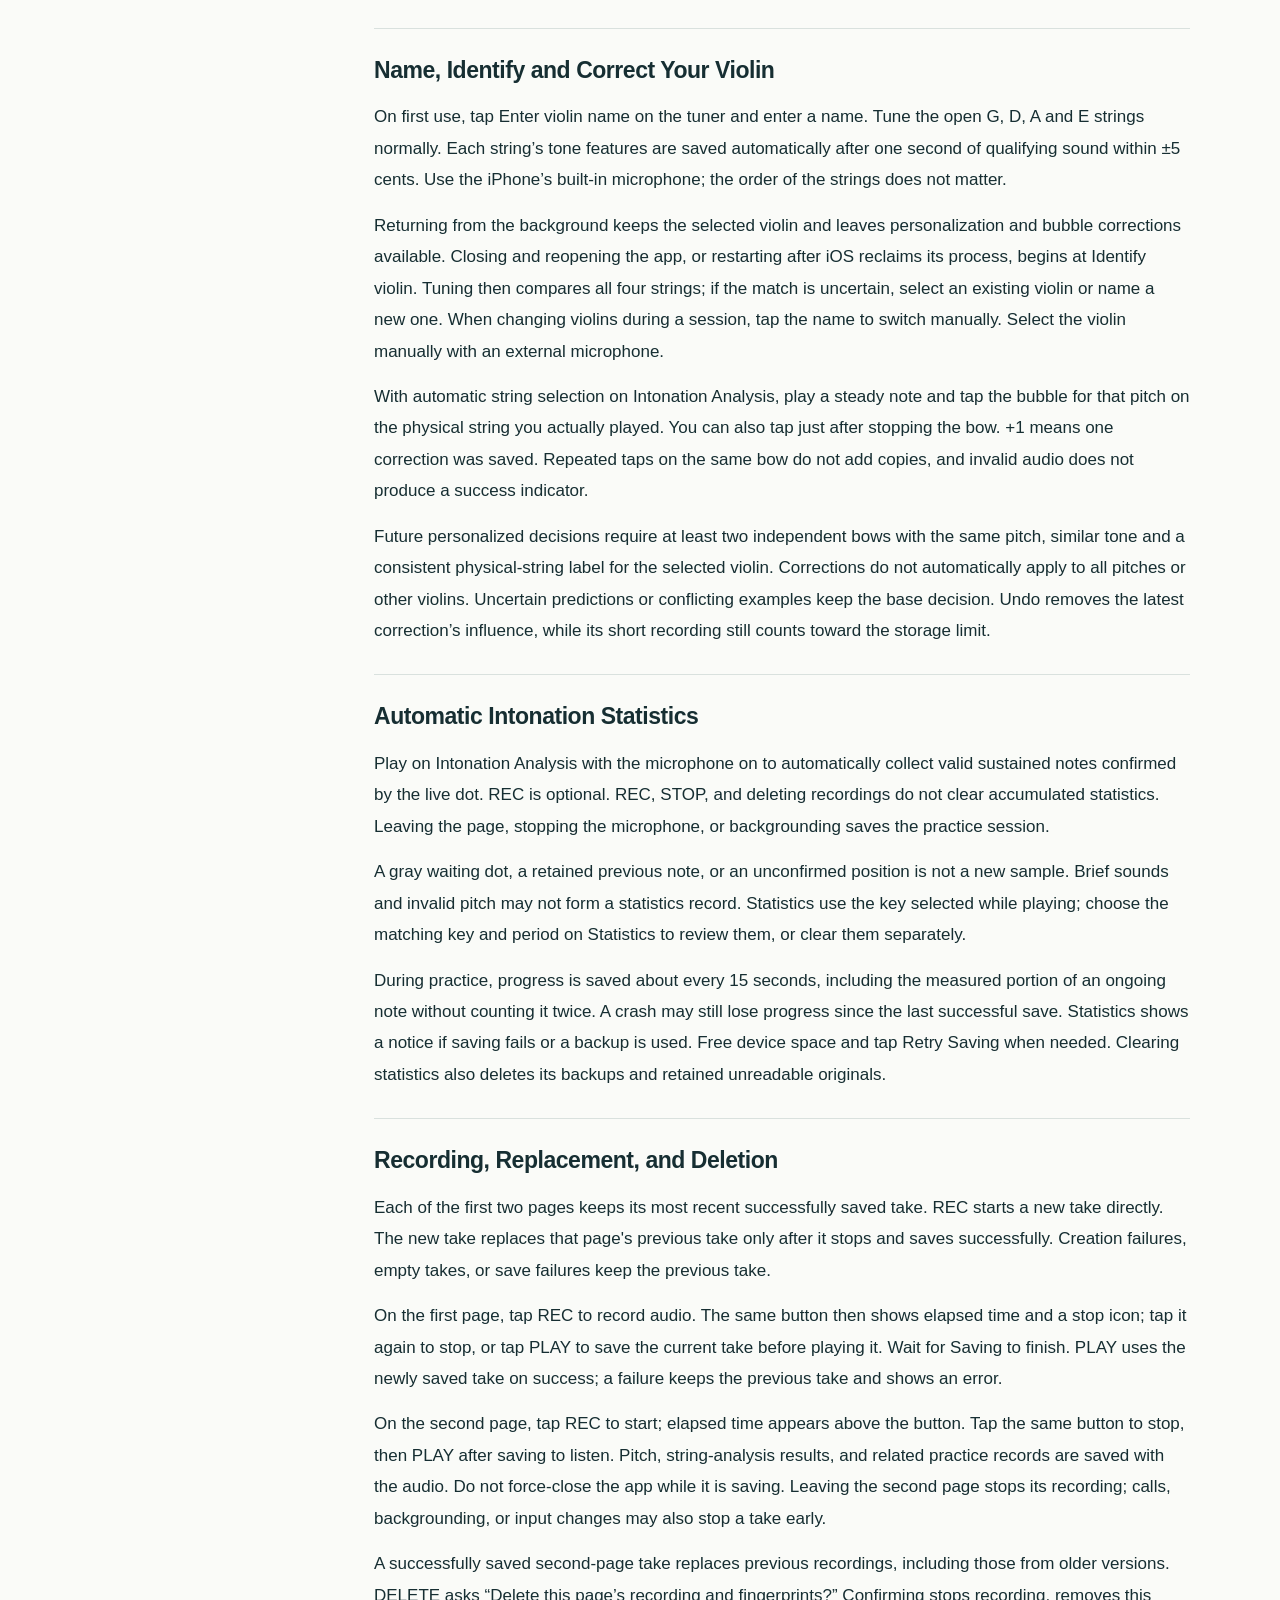
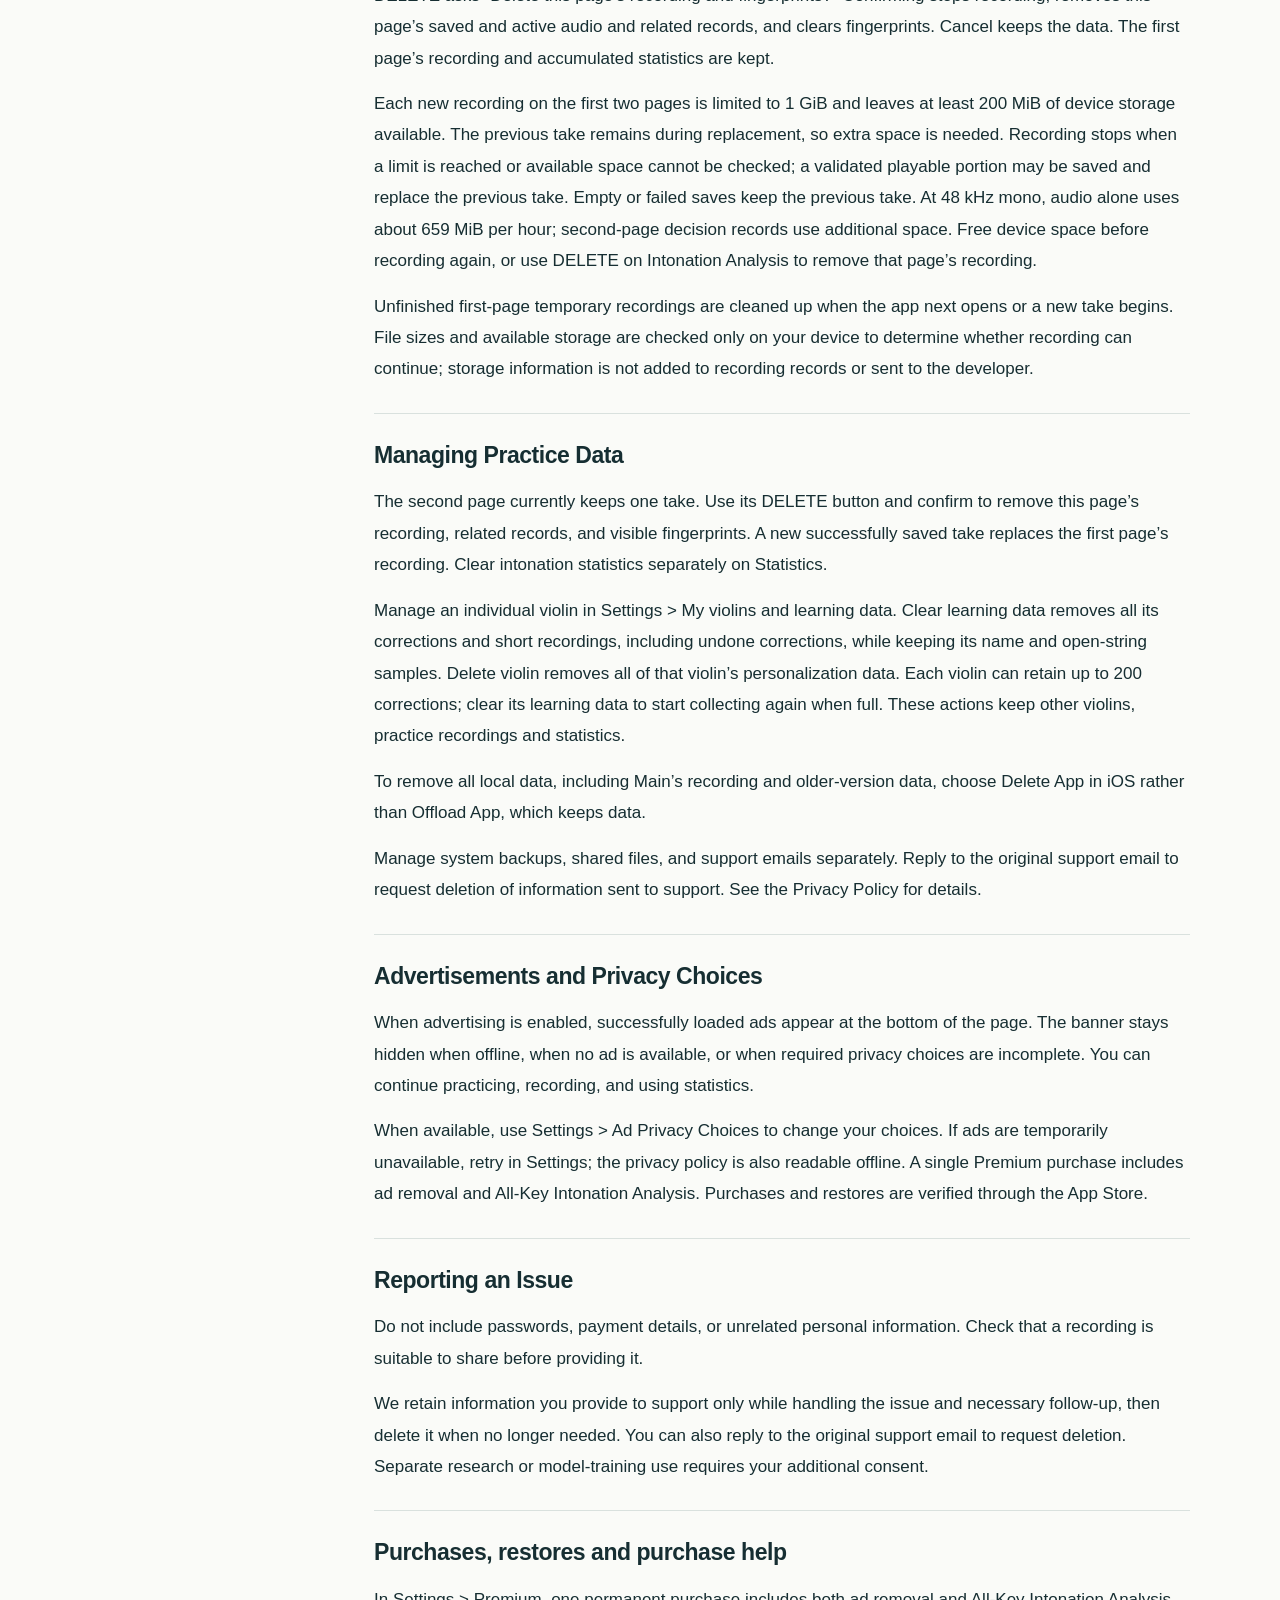
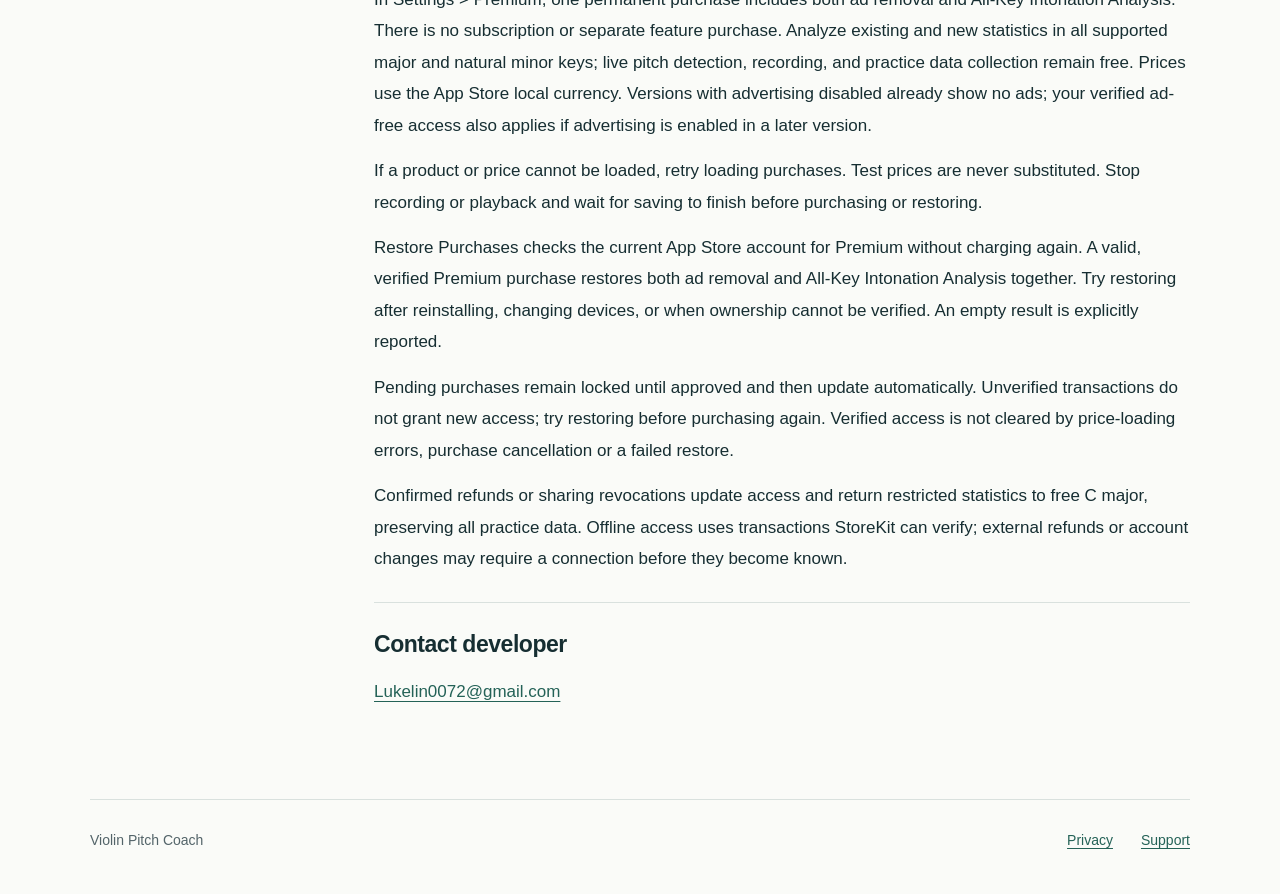
<file: public/support-en.html>
<!doctype html>
<html lang="en">
<head>
  <meta charset="utf-8">
  <meta name="viewport" content="width=device-width, initial-scale=1">

  <meta name="description" content="Violin Pitch Coach Help and Support">
  <title>Help and Support · Violin Pitch Coach</title>
  <link rel="stylesheet" href="styles.css">
</head>
<body>
  <a class="skip-link" href="#main">Skip to content</a>
  <header class="site-header">
    <div class="header-inner">
      <span class="brand">Violin Pitch Coach</span>
      <nav aria-label="Navigation">
        <a href="privacy-en.html">Privacy</a>
        <a href="support-en.html" aria-current="page">Support</a>
        <a class="language" href="support.html" lang="zh-Hant">繁體中文</a>
      </nav>
    </div>
  </header>
  <main id="main" class="wrap" tabindex="-1">
    <div class="hero">
      <p class="eyebrow">Violin Pitch Coach</p>
      <h1>Help and Support</h1>
      <div class="meta"><p>Updated: 2026-11-01</p><p>Developer: Cololk</p></div>
      <p class="intro">Check the common questions below first. When reporting an issue, include the app version, iPhone model, iOS version, steps to reproduce, and whether you use Bluetooth or an external microphone.</p>
      <p>Advertising availability depends on the app version. Check “Advertising in this version” at the top of the in-app Privacy Policy for the status of your version.</p>

    </div>
    <div class="layout">
      <aside class="contents" aria-label="Contents">
        <h2>Contents</h2><ol><li><a href="#permission">No Input or Microphone Permission Denied</a></li><li><a href="#audio-recovery">Resuming After Calls, Siri, or Audio Device Changes</a></li><li><a href="#practice">Pitch or Fingerboard Dot Does Not Match</a></li><li><a href="#violin-personalization">Name, Identify and Correct Your Violin</a></li><li><a href="#statistics">Automatic Intonation Statistics</a></li><li><a href="#recording">Recording, Replacement, and Deletion</a></li><li><a href="#data">Managing Practice Data</a></li><li><a href="#advertising">Advertisements and Privacy Choices</a></li><li><a href="#contact">Reporting an Issue</a></li><li><a href="#purchases">Purchases, restores and purchase help</a></li></ol>
      </aside>
      <article aria-label="Help and Support"><section id="permission"><h2>No Input or Microphone Permission Denied</h2><p>Find Violin Pitch Coach in iOS Settings and enable microphone access. You can also change it under Privacy &amp; Security, Microphone. Return to the app and try again.</p><p>If you use Bluetooth or an external audio device, check which device is connected and whether its microphone is available.</p></section>
<section id="audio-recovery"><h2>Resuming After Calls, Siri, or Audio Device Changes</h2><p>Calls, Siri, and audio input changes may pause listening. If the microphone was on and iOS permits resumption, the app reconnects the input. If you see Tap mic to resume or Unable to start microphone, tap the microphone button to try again.</p><p>An audio interruption, input change, or backgrounding stops an active take and attempts to save the recorded portion. A first-page saving failure keeps the previous take. Resuming listening does not resume recording. Wait for saving to finish, then press REC to start a new take.</p><p>Disconnecting headphones stops playback first to prevent sound moving directly to the speaker. After changing a Bluetooth or USB audio device, check its connection and microphone availability if listening does not recover, then tap the microphone to retry.</p><p>After an iOS audio service reset, tap the microphone to start listening again. Turning the microphone off yourself keeps it off when returning to the app or changing devices.</p></section>
<section id="practice"><h2>Pitch or Fingerboard Dot Does Not Match</h2><p>Tune all four open strings first. Play a steady sustained note in a quiet place and check that the app&#x27;s tuning reference matches your instrument. Fast string changes, quiet notes, background sounds, and different input devices may affect results.</p><p>A gray dot with an ellipsis means the string position is still being confirmed. When reporting a string-position issue, include the actual string, note, and location in the take when possible. The same pitch can be played on different strings.</p></section>
<section id="violin-personalization"><h2>Name, Identify and Correct Your Violin</h2><p>On first use, tap Enter violin name on the tuner and enter a name. Tune the open G, D, A and E strings normally. Each string’s tone features are saved automatically after one second of qualifying sound within ±5 cents. Use the iPhone’s built-in microphone; the order of the strings does not matter.</p><p>Returning from the background keeps the selected violin and leaves personalization and bubble corrections available. Closing and reopening the app, or restarting after iOS reclaims its process, begins at Identify violin. Tuning then compares all four strings; if the match is uncertain, select an existing violin or name a new one. When changing violins during a session, tap the name to switch manually. Select the violin manually with an external microphone.</p><p>With automatic string selection on Intonation Analysis, play a steady note and tap the bubble for that pitch on the physical string you actually played. You can also tap just after stopping the bow. +1 means one correction was saved. Repeated taps on the same bow do not add copies, and invalid audio does not produce a success indicator.</p><p>Future personalized decisions require at least two independent bows with the same pitch, similar tone and a consistent physical-string label for the selected violin. Corrections do not automatically apply to all pitches or other violins. Uncertain predictions or conflicting examples keep the base decision. Undo removes the latest correction’s influence, while its short recording still counts toward the storage limit.</p></section>
<section id="statistics"><h2>Automatic Intonation Statistics</h2><p>Play on Intonation Analysis with the microphone on to automatically collect valid sustained notes confirmed by the live dot. REC is optional. REC, STOP, and deleting recordings do not clear accumulated statistics. Leaving the page, stopping the microphone, or backgrounding saves the practice session.</p><p>A gray waiting dot, a retained previous note, or an unconfirmed position is not a new sample. Brief sounds and invalid pitch may not form a statistics record. Statistics use the key selected while playing; choose the matching key and period on Statistics to review them, or clear them separately.</p><p>During practice, progress is saved about every 15 seconds, including the measured portion of an ongoing note without counting it twice. A crash may still lose progress since the last successful save. Statistics shows a notice if saving fails or a backup is used. Free device space and tap Retry Saving when needed. Clearing statistics also deletes its backups and retained unreadable originals.</p></section>
<section id="recording"><h2>Recording, Replacement, and Deletion</h2><p>Each of the first two pages keeps its most recent successfully saved take. REC starts a new take directly. The new take replaces that page&#x27;s previous take only after it stops and saves successfully. Creation failures, empty takes, or save failures keep the previous take.</p><p>On the first page, tap REC to record audio. The same button then shows elapsed time and a stop icon; tap it again to stop, or tap PLAY to save the current take before playing it. Wait for Saving to finish. PLAY uses the newly saved take on success; a failure keeps the previous take and shows an error.</p><p>On the second page, tap REC to start; elapsed time appears above the button. Tap the same button to stop, then PLAY after saving to listen. Pitch, string-analysis results, and related practice records are saved with the audio. Do not force-close the app while it is saving. Leaving the second page stops its recording; calls, backgrounding, or input changes may also stop a take early.</p><p>A successfully saved second-page take replaces previous recordings, including those from older versions. DELETE asks “Delete this page’s recording and fingerprints?” Confirming stops recording, removes this page’s saved and active audio and related records, and clears fingerprints. Cancel keeps the data. The first page’s recording and accumulated statistics are kept.</p><p>Each new recording on the first two pages is limited to 1 GiB and leaves at least 200 MiB of device storage available. The previous take remains during replacement, so extra space is needed. Recording stops when a limit is reached or available space cannot be checked; a validated playable portion may be saved and replace the previous take. Empty or failed saves keep the previous take. At 48 kHz mono, audio alone uses about 659 MiB per hour; second-page decision records use additional space. Free device space before recording again, or use DELETE on Intonation Analysis to remove that page’s recording.</p><p>Unfinished first-page temporary recordings are cleaned up when the app next opens or a new take begins. File sizes and available storage are checked only on your device to determine whether recording can continue; storage information is not added to recording records or sent to the developer.</p></section>
<section id="data"><h2>Managing Practice Data</h2><p>The second page currently keeps one take. Use its DELETE button and confirm to remove this page’s recording, related records, and visible fingerprints. A new successfully saved take replaces the first page’s recording. Clear intonation statistics separately on Statistics.</p><p>Manage an individual violin in Settings &gt; My violins and learning data. Clear learning data removes all its corrections and short recordings, including undone corrections, while keeping its name and open-string samples. Delete violin removes all of that violin’s personalization data. Each violin can retain up to 200 corrections; clear its learning data to start collecting again when full. These actions keep other violins, practice recordings and statistics.</p><p>To remove all local data, including Main’s recording and older-version data, choose Delete App in iOS rather than Offload App, which keeps data.</p><p>Manage system backups, shared files, and support emails separately. Reply to the original support email to request deletion of information sent to support. See the Privacy Policy for details.</p></section>
<section id="advertising"><h2>Advertisements and Privacy Choices</h2><p>When advertising is enabled, successfully loaded ads appear at the bottom of the page. The banner stays hidden when offline, when no ad is available, or when required privacy choices are incomplete. You can continue practicing, recording, and using statistics.</p><p>When available, use Settings &gt; Ad Privacy Choices to change your choices. If ads are temporarily unavailable, retry in Settings; the privacy policy is also readable offline. A single Premium purchase includes ad removal and All-Key Intonation Analysis. Purchases and restores are verified through the App Store.</p></section>
<section id="contact"><h2>Reporting an Issue</h2><p>Do not include passwords, payment details, or unrelated personal information. Check that a recording is suitable to share before providing it.</p><p>We retain information you provide to support only while handling the issue and necessary follow-up, then delete it when no longer needed. You can also reply to the original support email to request deletion. Separate research or model-training use requires your additional consent.</p></section>
<section id="purchases"><h2>Purchases, restores and purchase help</h2><p>In Settings &gt; Premium, one permanent purchase includes both ad removal and All-Key Intonation Analysis. There is no subscription or separate feature purchase. Analyze existing and new statistics in all supported major and natural minor keys; live pitch detection, recording, and practice data collection remain free. Prices use the App Store local currency. Versions with advertising disabled already show no ads; your verified ad-free access also applies if advertising is enabled in a later version.</p><p>If a product or price cannot be loaded, retry loading purchases. Test prices are never substituted. Stop recording or playback and wait for saving to finish before purchasing or restoring.</p><p>Restore Purchases checks the current App Store account for Premium without charging again. A valid, verified Premium purchase restores both ad removal and All-Key Intonation Analysis together. Try restoring after reinstalling, changing devices, or when ownership cannot be verified. An empty result is explicitly reported.</p><p>Pending purchases remain locked until approved and then update automatically. Unverified transactions do not grant new access; try restoring before purchasing again. Verified access is not cleared by price-loading errors, purchase cancellation or a failed restore.</p><p>Confirmed refunds or sharing revocations update access and return restricted statistics to free C major, preserving all practice data. Offline access uses transactions StoreKit can verify; external refunds or account changes may require a connection before they become known.</p></section>
<section id="email"><h2>Contact developer</h2><p><a href="mailto:Lukelin0072@gmail.com?subject=Violin+Pitch+Coach+Support">Lukelin0072@gmail.com</a></p></section></article>
    </div>
  </main>
  <footer class="wrap"><span>Violin Pitch Coach</span><a href="privacy-en.html">Privacy</a><a href="support-en.html">Support</a></footer>
</body>
</html>
</file>
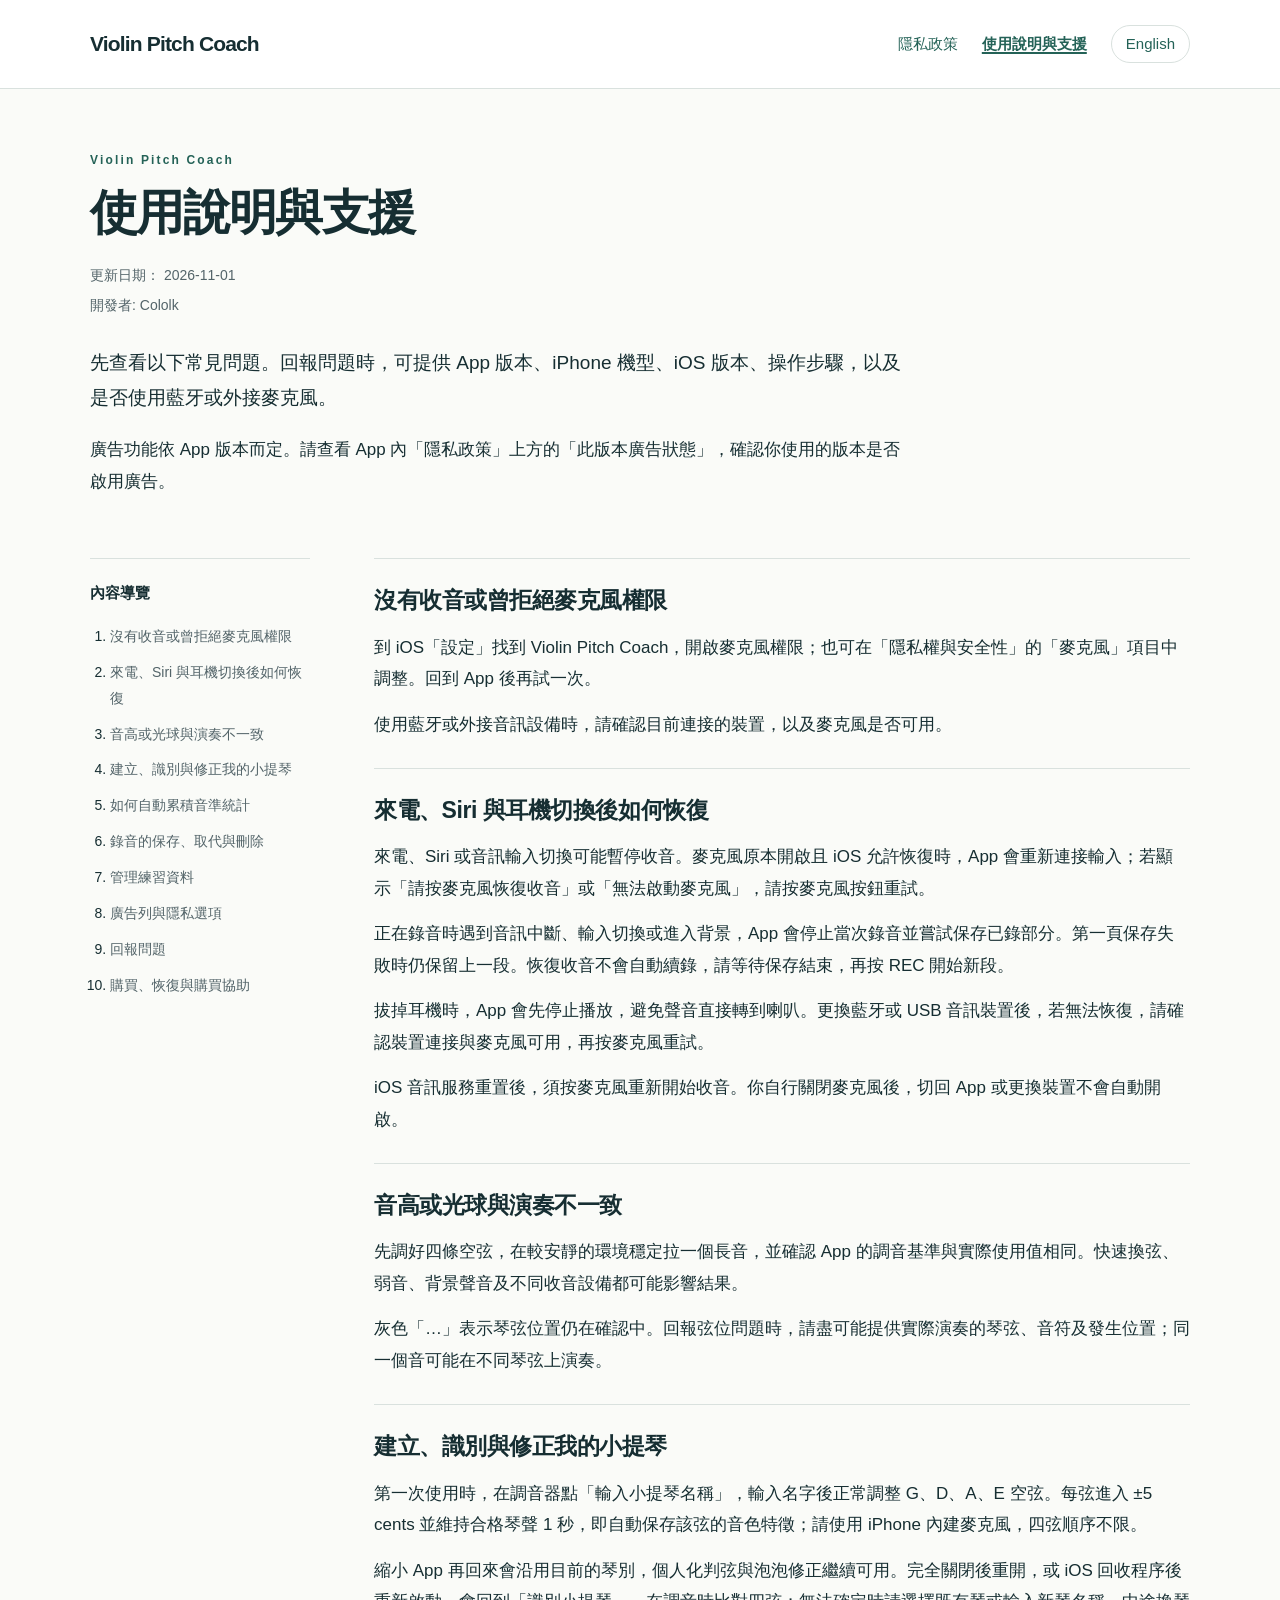
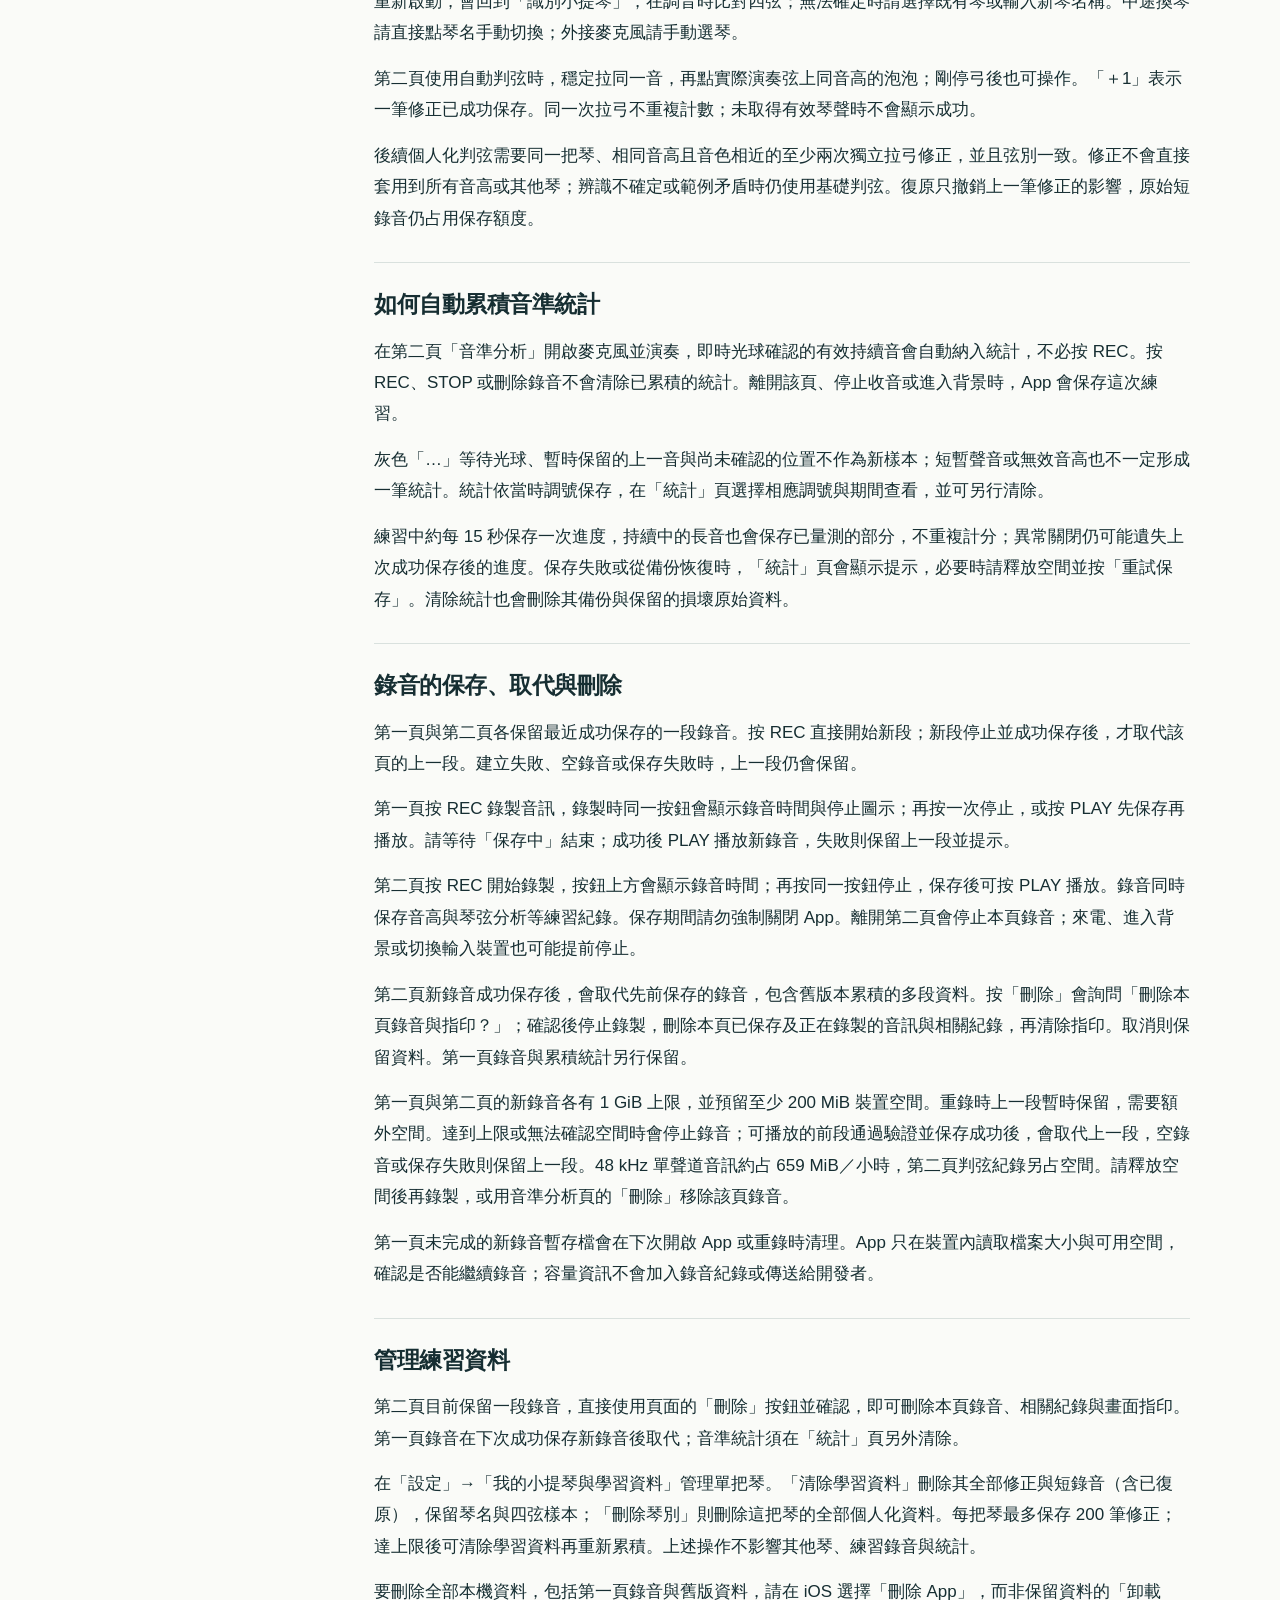
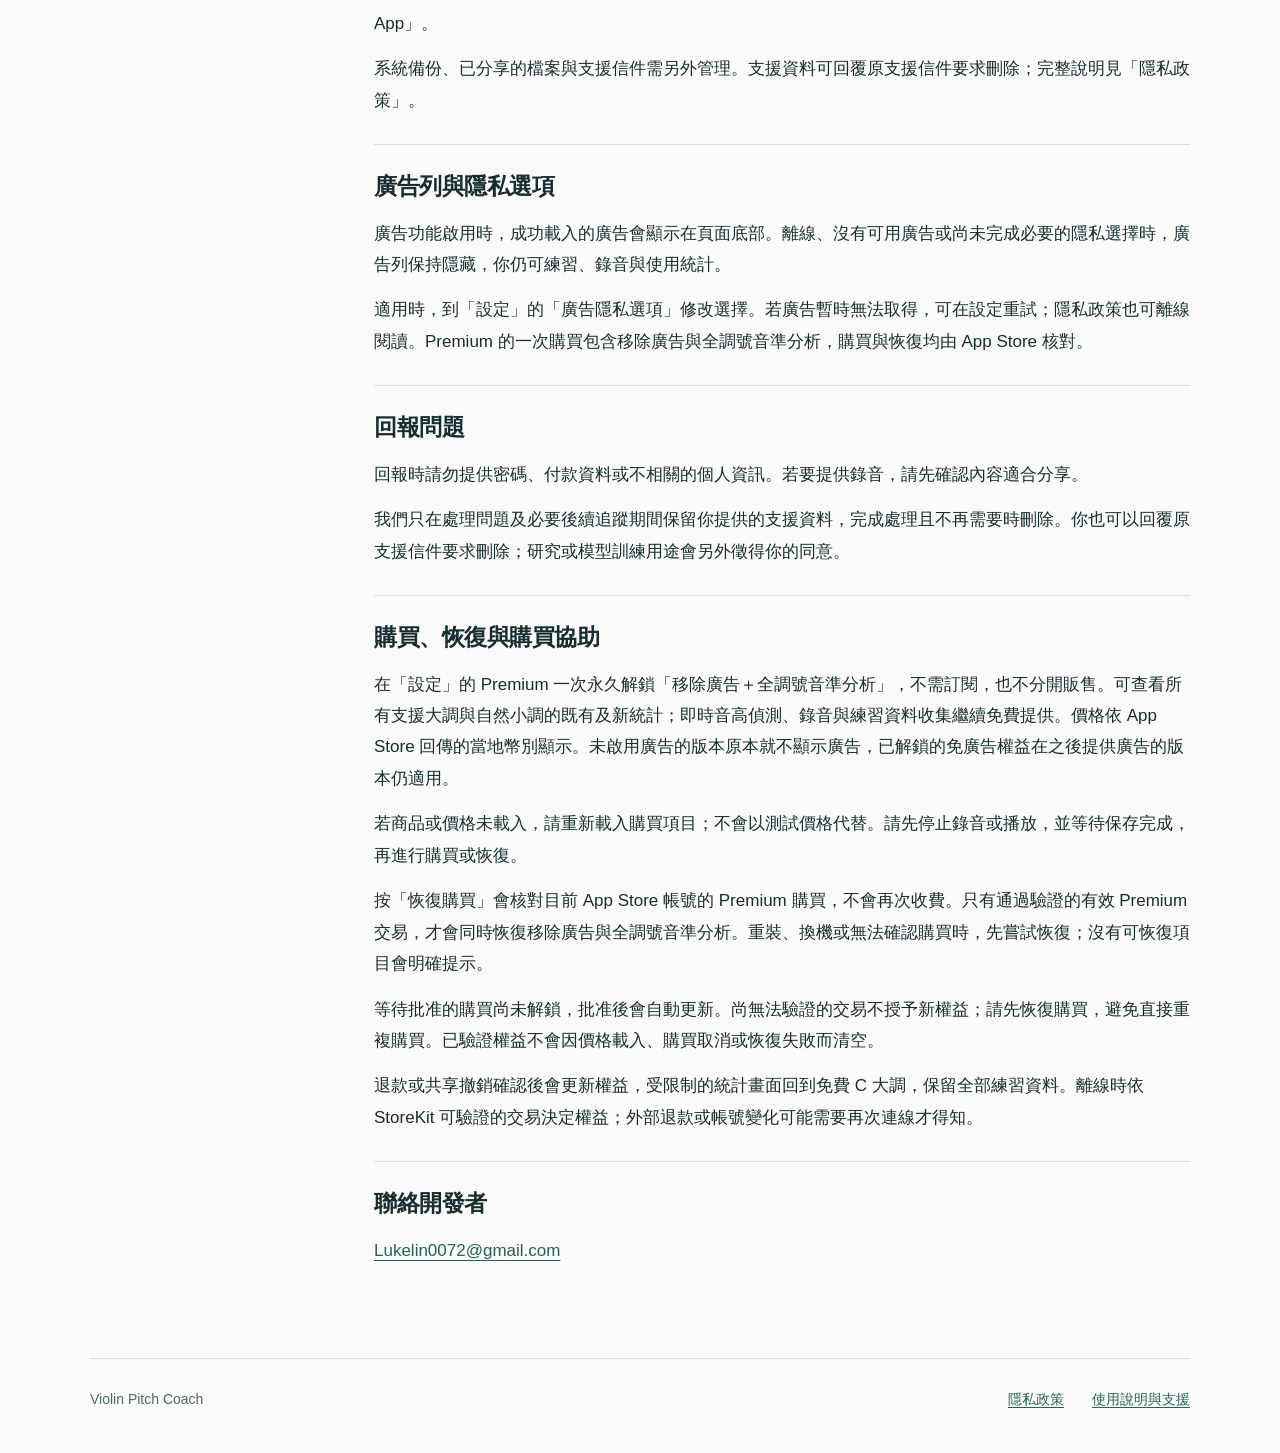
<file: public/support.html>
<!doctype html>
<html lang="zh-Hant">
<head>
  <meta charset="utf-8">
  <meta name="viewport" content="width=device-width, initial-scale=1">

  <meta name="description" content="Violin Pitch Coach 使用說明與支援">
  <title>使用說明與支援 · Violin Pitch Coach</title>
  <link rel="stylesheet" href="styles.css">
</head>
<body>
  <a class="skip-link" href="#main">跳至主要內容</a>
  <header class="site-header">
    <div class="header-inner">
      <span class="brand">Violin Pitch Coach</span>
      <nav aria-label="主要導覽">
        <a href="privacy.html">隱私政策</a>
        <a href="support.html" aria-current="page">使用說明與支援</a>
        <a class="language" href="support-en.html" lang="en">English</a>
      </nav>
    </div>
  </header>
  <main id="main" class="wrap" tabindex="-1">
    <div class="hero">
      <p class="eyebrow">Violin Pitch Coach</p>
      <h1>使用說明與支援</h1>
      <div class="meta"><p>更新日期： 2026-11-01</p><p>開發者: Cololk</p></div>
      <p class="intro">先查看以下常見問題。回報問題時，可提供 App 版本、iPhone 機型、iOS 版本、操作步驟，以及是否使用藍牙或外接麥克風。</p>
      <p>廣告功能依 App 版本而定。請查看 App 內「隱私政策」上方的「此版本廣告狀態」，確認你使用的版本是否啟用廣告。</p>

    </div>
    <div class="layout">
      <aside class="contents" aria-label="內容導覽">
        <h2>內容導覽</h2><ol><li><a href="#permission">沒有收音或曾拒絕麥克風權限</a></li><li><a href="#audio-recovery">來電、Siri 與耳機切換後如何恢復</a></li><li><a href="#practice">音高或光球與演奏不一致</a></li><li><a href="#violin-personalization">建立、識別與修正我的小提琴</a></li><li><a href="#statistics">如何自動累積音準統計</a></li><li><a href="#recording">錄音的保存、取代與刪除</a></li><li><a href="#data">管理練習資料</a></li><li><a href="#advertising">廣告列與隱私選項</a></li><li><a href="#contact">回報問題</a></li><li><a href="#purchases">購買、恢復與購買協助</a></li></ol>
      </aside>
      <article aria-label="使用說明與支援"><section id="permission"><h2>沒有收音或曾拒絕麥克風權限</h2><p>到 iOS「設定」找到 Violin Pitch Coach，開啟麥克風權限；也可在「隱私權與安全性」的「麥克風」項目中調整。回到 App 後再試一次。</p><p>使用藍牙或外接音訊設備時，請確認目前連接的裝置，以及麥克風是否可用。</p></section>
<section id="audio-recovery"><h2>來電、Siri 與耳機切換後如何恢復</h2><p>來電、Siri 或音訊輸入切換可能暫停收音。麥克風原本開啟且 iOS 允許恢復時，App 會重新連接輸入；若顯示「請按麥克風恢復收音」或「無法啟動麥克風」，請按麥克風按鈕重試。</p><p>正在錄音時遇到音訊中斷、輸入切換或進入背景，App 會停止當次錄音並嘗試保存已錄部分。第一頁保存失敗時仍保留上一段。恢復收音不會自動續錄，請等待保存結束，再按 REC 開始新段。</p><p>拔掉耳機時，App 會先停止播放，避免聲音直接轉到喇叭。更換藍牙或 USB 音訊裝置後，若無法恢復，請確認裝置連接與麥克風可用，再按麥克風重試。</p><p>iOS 音訊服務重置後，須按麥克風重新開始收音。你自行關閉麥克風後，切回 App 或更換裝置不會自動開啟。</p></section>
<section id="practice"><h2>音高或光球與演奏不一致</h2><p>先調好四條空弦，在較安靜的環境穩定拉一個長音，並確認 App 的調音基準與實際使用值相同。快速換弦、弱音、背景聲音及不同收音設備都可能影響結果。</p><p>灰色「…」表示琴弦位置仍在確認中。回報弦位問題時，請盡可能提供實際演奏的琴弦、音符及發生位置；同一個音可能在不同琴弦上演奏。</p></section>
<section id="violin-personalization"><h2>建立、識別與修正我的小提琴</h2><p>第一次使用時，在調音器點「輸入小提琴名稱」，輸入名字後正常調整 G、D、A、E 空弦。每弦進入 ±5 cents 並維持合格琴聲 1 秒，即自動保存該弦的音色特徵；請使用 iPhone 內建麥克風，四弦順序不限。</p><p>縮小 App 再回來會沿用目前的琴別，個人化判弦與泡泡修正繼續可用。完全關閉後重開，或 iOS 回收程序後重新啟動，會回到「識別小提琴」，在調音時比對四弦；無法確定時請選擇既有琴或輸入新琴名稱。中途換琴請直接點琴名手動切換；外接麥克風請手動選琴。</p><p>第二頁使用自動判弦時，穩定拉同一音，再點實際演奏弦上同音高的泡泡；剛停弓後也可操作。「＋1」表示一筆修正已成功保存。同一次拉弓不重複計數；未取得有效琴聲時不會顯示成功。</p><p>後續個人化判弦需要同一把琴、相同音高且音色相近的至少兩次獨立拉弓修正，並且弦別一致。修正不會直接套用到所有音高或其他琴；辨識不確定或範例矛盾時仍使用基礎判弦。復原只撤銷上一筆修正的影響，原始短錄音仍占用保存額度。</p></section>
<section id="statistics"><h2>如何自動累積音準統計</h2><p>在第二頁「音準分析」開啟麥克風並演奏，即時光球確認的有效持續音會自動納入統計，不必按 REC。按 REC、STOP 或刪除錄音不會清除已累積的統計。離開該頁、停止收音或進入背景時，App 會保存這次練習。</p><p>灰色「…」等待光球、暫時保留的上一音與尚未確認的位置不作為新樣本；短暫聲音或無效音高也不一定形成一筆統計。統計依當時調號保存，在「統計」頁選擇相應調號與期間查看，並可另行清除。</p><p>練習中約每 15 秒保存一次進度，持續中的長音也會保存已量測的部分，不重複計分；異常關閉仍可能遺失上次成功保存後的進度。保存失敗或從備份恢復時，「統計」頁會顯示提示，必要時請釋放空間並按「重試保存」。清除統計也會刪除其備份與保留的損壞原始資料。</p></section>
<section id="recording"><h2>錄音的保存、取代與刪除</h2><p>第一頁與第二頁各保留最近成功保存的一段錄音。按 REC 直接開始新段；新段停止並成功保存後，才取代該頁的上一段。建立失敗、空錄音或保存失敗時，上一段仍會保留。</p><p>第一頁按 REC 錄製音訊，錄製時同一按鈕會顯示錄音時間與停止圖示；再按一次停止，或按 PLAY 先保存再播放。請等待「保存中」結束；成功後 PLAY 播放新錄音，失敗則保留上一段並提示。</p><p>第二頁按 REC 開始錄製，按鈕上方會顯示錄音時間；再按同一按鈕停止，保存後可按 PLAY 播放。錄音同時保存音高與琴弦分析等練習紀錄。保存期間請勿強制關閉 App。離開第二頁會停止本頁錄音；來電、進入背景或切換輸入裝置也可能提前停止。</p><p>第二頁新錄音成功保存後，會取代先前保存的錄音，包含舊版本累積的多段資料。按「刪除」會詢問「刪除本頁錄音與指印？」；確認後停止錄製，刪除本頁已保存及正在錄製的音訊與相關紀錄，再清除指印。取消則保留資料。第一頁錄音與累積統計另行保留。</p><p>第一頁與第二頁的新錄音各有 1 GiB 上限，並預留至少 200 MiB 裝置空間。重錄時上一段暫時保留，需要額外空間。達到上限或無法確認空間時會停止錄音；可播放的前段通過驗證並保存成功後，會取代上一段，空錄音或保存失敗則保留上一段。48 kHz 單聲道音訊約占 659 MiB／小時，第二頁判弦紀錄另占空間。請釋放空間後再錄製，或用音準分析頁的「刪除」移除該頁錄音。</p><p>第一頁未完成的新錄音暫存檔會在下次開啟 App 或重錄時清理。App 只在裝置內讀取檔案大小與可用空間，確認是否能繼續錄音；容量資訊不會加入錄音紀錄或傳送給開發者。</p></section>
<section id="data"><h2>管理練習資料</h2><p>第二頁目前保留一段錄音，直接使用頁面的「刪除」按鈕並確認，即可刪除本頁錄音、相關紀錄與畫面指印。第一頁錄音在下次成功保存新錄音後取代；音準統計須在「統計」頁另外清除。</p><p>在「設定」→「我的小提琴與學習資料」管理單把琴。「清除學習資料」刪除其全部修正與短錄音（含已復原），保留琴名與四弦樣本；「刪除琴別」則刪除這把琴的全部個人化資料。每把琴最多保存 200 筆修正；達上限後可清除學習資料再重新累積。上述操作不影響其他琴、練習錄音與統計。</p><p>要刪除全部本機資料，包括第一頁錄音與舊版資料，請在 iOS 選擇「刪除 App」，而非保留資料的「卸載 App」。</p><p>系統備份、已分享的檔案與支援信件需另外管理。支援資料可回覆原支援信件要求刪除；完整說明見「隱私政策」。</p></section>
<section id="advertising"><h2>廣告列與隱私選項</h2><p>廣告功能啟用時，成功載入的廣告會顯示在頁面底部。離線、沒有可用廣告或尚未完成必要的隱私選擇時，廣告列保持隱藏，你仍可練習、錄音與使用統計。</p><p>適用時，到「設定」的「廣告隱私選項」修改選擇。若廣告暫時無法取得，可在設定重試；隱私政策也可離線閱讀。Premium 的一次購買包含移除廣告與全調號音準分析，購買與恢復均由 App Store 核對。</p></section>
<section id="contact"><h2>回報問題</h2><p>回報時請勿提供密碼、付款資料或不相關的個人資訊。若要提供錄音，請先確認內容適合分享。</p><p>我們只在處理問題及必要後續追蹤期間保留你提供的支援資料，完成處理且不再需要時刪除。你也可以回覆原支援信件要求刪除；研究或模型訓練用途會另外徵得你的同意。</p></section>
<section id="purchases"><h2>購買、恢復與購買協助</h2><p>在「設定」的 Premium 一次永久解鎖「移除廣告＋全調號音準分析」，不需訂閱，也不分開販售。可查看所有支援大調與自然小調的既有及新統計；即時音高偵測、錄音與練習資料收集繼續免費提供。價格依 App Store 回傳的當地幣別顯示。未啟用廣告的版本原本就不顯示廣告，已解鎖的免廣告權益在之後提供廣告的版本仍適用。</p><p>若商品或價格未載入，請重新載入購買項目；不會以測試價格代替。請先停止錄音或播放，並等待保存完成，再進行購買或恢復。</p><p>按「恢復購買」會核對目前 App Store 帳號的 Premium 購買，不會再次收費。只有通過驗證的有效 Premium 交易，才會同時恢復移除廣告與全調號音準分析。重裝、換機或無法確認購買時，先嘗試恢復；沒有可恢復項目會明確提示。</p><p>等待批准的購買尚未解鎖，批准後會自動更新。尚無法驗證的交易不授予新權益；請先恢復購買，避免直接重複購買。已驗證權益不會因價格載入、購買取消或恢復失敗而清空。</p><p>退款或共享撤銷確認後會更新權益，受限制的統計畫面回到免費 C 大調，保留全部練習資料。離線時依 StoreKit 可驗證的交易決定權益；外部退款或帳號變化可能需要再次連線才得知。</p></section>
<section id="email"><h2>聯絡開發者</h2><p><a href="mailto:Lukelin0072@gmail.com?subject=Violin+Pitch+Coach+Support">Lukelin0072@gmail.com</a></p></section></article>
    </div>
  </main>
  <footer class="wrap"><span>Violin Pitch Coach</span><a href="privacy.html">隱私政策</a><a href="support.html">使用說明與支援</a></footer>
</body>
</html>
</file>
<file: public/styles.css>
:root { color-scheme: light; --ink: #162e32; --muted: #536469; --line: #d9e1de; --accent: #246257; }
* { box-sizing: border-box; }
html { scroll-padding-top: 1.5rem; }
body { margin: 0; color: var(--ink); background: #fafbf8; font-family: -apple-system, BlinkMacSystemFont, "Segoe UI", sans-serif; font-size: 17px; line-height: 1.85; overflow-wrap: anywhere; }
a { color: var(--accent); text-underline-offset: .22em; }
a:hover { color: #133e36; }
a:focus-visible { outline: 3px solid #b57920; outline-offset: 5px; border-radius: 2px; }
.wrap, .header-inner { width: min(1100px, calc(100% - 64px)); margin-inline: auto; }
.site-header { border-bottom: 1px solid var(--line); background: #fff; }
.header-inner { display: flex; align-items: center; justify-content: space-between; gap: 20px; min-height: 88px; padding-block: 20px; }
.brand { font-size: 21px; font-weight: 700; letter-spacing: -.04em; white-space: nowrap; }
nav { display: flex; flex-wrap: wrap; align-items: center; gap: 12px 24px; font-size: 15px; }
nav a { text-decoration: none; }
nav a[aria-current] { text-decoration: underline; text-decoration-thickness: 2px; font-weight: 650; }
.language { border: 1px solid var(--line); border-radius: 24px; padding: 4px 14px; }
.hero { max-width: 820px; padding-block: 60px 44px; }
.eyebrow { margin: 0 0 12px; color: var(--accent); font-size: 12px; letter-spacing: .18em; font-weight: 700; }
h1 { margin: 0 0 20px; font-size: clamp(32px, 5vw, 48px); letter-spacing: -.035em; line-height: 1.25; }
.meta { color: var(--muted); font-size: 14px; }
.meta p { margin-block: 4px; }
.intro { margin-top: 26px; font-size: 19px; }
.draft { border-left: 3px solid #aa772c; background: #f7efdf; padding: 14px 18px; margin-top: 26px; color: #614416; font-size: 15px; }
.layout { display: grid; grid-template-columns: 220px minmax(0, 1fr); gap: 64px; padding-bottom: 64px; align-items: start; }
.contents { position: sticky; top: 24px; border-top: 1px solid var(--line); padding-top: 20px; }
.contents h2 { margin: 0 0 12px; font-size: 15px; }
.contents ol { margin: 0; padding-left: 20px; font-size: 14px; }
.contents li { padding-block: 5px; }
.contents a { color: var(--muted); text-decoration: none; }
.contents a:hover { text-decoration: underline; }
article { min-width: 0; }
article section { border-top: 1px solid var(--line); padding-block: 24px 28px; }
article h2 { margin: 0 0 14px; font-size: 23px; line-height: 1.5; letter-spacing: -.02em; }
article p { margin: 0 0 14px; }
article p:last-child { margin-bottom: 0; }
footer { display: flex; flex-wrap: wrap; gap: 10px 28px; border-top: 1px solid var(--line); padding-block: 28px 40px; color: var(--muted); font-size: 14px; }
footer span { margin-right: auto; }
.skip-link { position: absolute; top: -100px; left: 16px; z-index: 10; padding: 8px 16px; background: #fff; }
.skip-link:focus { top: 12px; }
@media (max-width: 760px) {
  .wrap, .header-inner { width: calc(100% - 40px); }
  .header-inner { flex-direction: column; align-items: flex-start; gap: 12px; }
  nav { gap: 10px 18px; }
  .hero { padding-block: 36px 30px; }
  .layout { grid-template-columns: 1fr; gap: 30px; padding-bottom: 32px; }
  .contents { position: static; }
  .contents ol { columns: 2; column-gap: 28px; }
  .contents li { break-inside: avoid; }
  article h2 { font-size: 22px; }
}
@media (max-width: 360px) {
  .wrap, .header-inner { width: calc(100% - 32px); }
  nav { font-size: 14px; gap: 10px 12px; }
  .contents ol { columns: 1; }
}
@media print {
  .site-header, .contents, .skip-link, footer { display: none; }
  .wrap { width: 100%; }
  .hero { padding-block: 0 24px; }
  .layout { display: block; }
  body { background: #fff; font-size: 12pt; }
  article h2 { break-after: avoid; }
}
</file>
